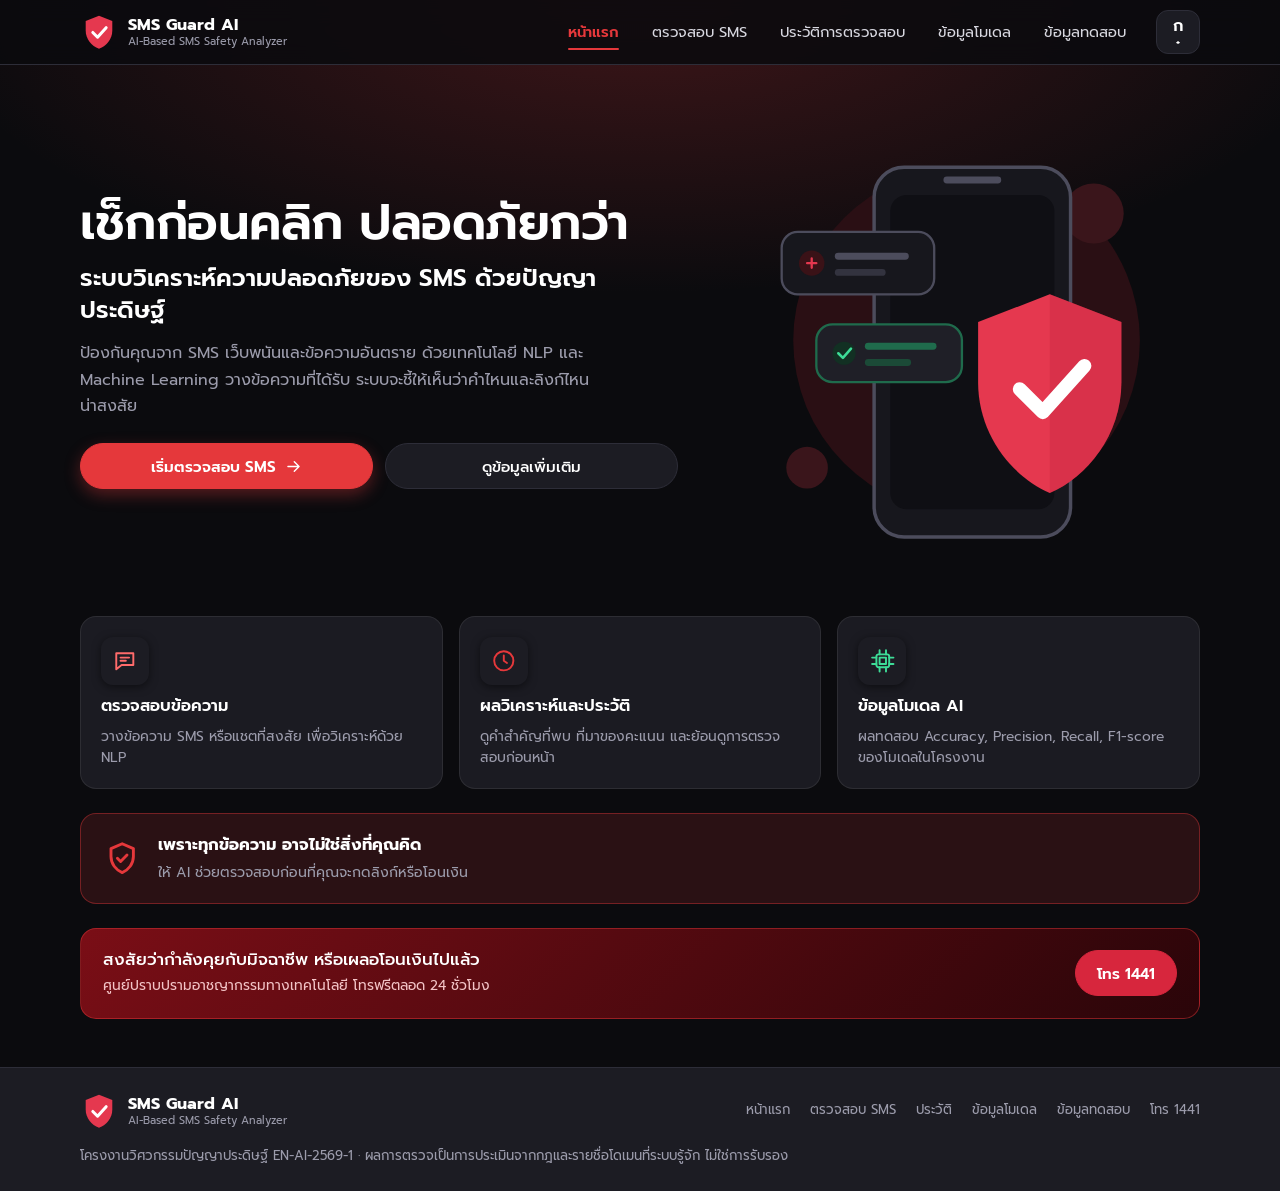
<file: index.html>
<!DOCTYPE html>
<html lang="th">
<head>
  <meta charset="UTF-8">
  <meta name="viewport" content="width=device-width, initial-scale=1.0, viewport-fit=cover">
  <meta name="theme-color" content="#0B0B0E">
  <title>SMS Guard AI — เช็กก่อนคลิก ปลอดภัยกว่า</title>
  <meta name="description" content="ระบบวิเคราะห์ความปลอดภัยของ SMS ด้วยปัญญาประดิษฐ์ วางข้อความ แล้วดูว่าอันตรายเพราะอะไร">
  <link rel="preconnect" href="https://fonts.googleapis.com">
  <link rel="preconnect" href="https://fonts.gstatic.com" crossorigin>
  <link href="https://fonts.googleapis.com/css2?family=Prompt:wght@300;400;500;600;700&display=swap" rel="stylesheet">
  <link rel="stylesheet" href="css/app.css">
</head>
<body>
  <main>
    <div class="wrap">
      <section class="hero" aria-labelledby="t">
        <div>
          <h1 id="t">เช็กก่อนคลิก ปลอดภัยกว่า</h1>
          <h2>ระบบวิเคราะห์ความปลอดภัยของ SMS ด้วยปัญญาประดิษฐ์</h2>
          <p class="lead">ป้องกันคุณจาก SMS เว็บพนันและข้อความอันตราย ด้วยเทคโนโลยี NLP และ Machine Learning วางข้อความที่ได้รับ ระบบจะชี้ให้เห็นว่าคำไหนและลิงก์ไหนน่าสงสัย</p>
          <div class="actions">
            <a class="btn btn-primary" href="check.html" id="startBtn">เริ่มตรวจสอบ SMS <svg class="ic" aria-hidden="true" viewBox="0 0 24 24"><path d="M5 12h14M13 6l6 6-6 6"/></svg></a>
            <a class="btn" href="#features">ดูข้อมูลเพิ่มเติม</a>
          </div>
        </div>
        <div class="hero-art" aria-hidden="true">
          <svg viewBox="0 0 360 380" fill="none">
            <circle cx="190" cy="190" r="150" fill="#2A0F14"/>
            <circle cx="300" cy="80" r="26" fill="#3A151B"/><circle cx="52" cy="300" r="18" fill="#3A151B"/>
            <rect x="110" y="40" width="170" height="320" rx="26" fill="#17171D" stroke="#4C4C5C" stroke-width="3"/>
            <rect x="124" y="64" width="142" height="272" rx="14" fill="#0F0F14"/>
            <rect x="170" y="48" width="50" height="6" rx="3" fill="#4C4C5C"/>
            <g>
              <rect x="30" y="96" width="132" height="54" rx="14" fill="#17171D" stroke="#4C4C5C" stroke-width="2"/>
              <circle cx="56" cy="123" r="11" fill="#3A1217"/><path d="M52 123h8M56 119v8" stroke="#E5384F" stroke-width="2" stroke-linecap="round"/>
              <rect x="76" y="114" width="64" height="6" rx="3" fill="#4C4C5C"/><rect x="76" y="128" width="44" height="6" rx="3" fill="#33333F"/>
            </g>
            <g>
              <rect x="60" y="176" width="126" height="50" rx="14" fill="#1F1F27" stroke="#1F6B4C" stroke-width="2"/>
              <circle cx="84" cy="201" r="10" fill="#123023"/><path d="M79 201l4 4 7-8" stroke="#3DDC97" stroke-width="2.2" stroke-linecap="round" stroke-linejoin="round"/>
              <rect x="102" y="192" width="62" height="6" rx="3" fill="#1F6B4C"/><rect x="102" y="206" width="40" height="6" rx="3" fill="#1B4A37"/>
            </g>
            <path d="M262 150l62 24v52c0 46-30 82-62 96-32-14-62-50-62-96v-52l62-24z" fill="#E5384F"/>
            <path d="M262 150l62 24v52c0 46-30 82-62 96z" fill="#C42440" opacity=".35"/>
            <path d="M236 232l20 20 36-40" stroke="#fff" stroke-width="12" stroke-linecap="round" stroke-linejoin="round"/>
          </svg>
        </div>
      </section>

      <section class="features" id="features" aria-label="ฟีเจอร์หลัก">
        <a class="feature f-blue" href="check.html">
          <span class="tile"><svg class="ic" aria-hidden="true" viewBox="0 0 24 24"><path d="M4 5h16v11H9l-5 4V5z"/><path d="M8 9h8M8 12h5"/></svg></span>
          <h3>ตรวจสอบข้อความ</h3>
          <p>วางข้อความ SMS หรือแชตที่สงสัย เพื่อวิเคราะห์ด้วย NLP</p>
        </a>
        <a class="feature f-rose" href="history.html">
          <span class="tile"><svg class="ic" aria-hidden="true" viewBox="0 0 24 24"><circle cx="12" cy="12" r="9"/><path d="M12 7v5l3 2"/></svg></span>
          <h3>ผลวิเคราะห์และประวัติ</h3>
          <p>ดูคำสำคัญที่พบ ที่มาของคะแนน และย้อนดูการตรวจสอบก่อนหน้า</p>
        </a>
        <a class="feature f-mint" href="model.html">
          <span class="tile"><svg class="ic" aria-hidden="true" viewBox="0 0 24 24"><rect x="6" y="6" width="12" height="12" rx="2"/><path d="M9 9h6v6H9zM9 2v4M15 2v4M9 18v4M15 18v4M2 9h4M2 15h4M18 9h4M18 15h4"/></svg></span>
          <h3>ข้อมูลโมเดล AI</h3>
          <p>ผลทดสอบ Accuracy, Precision, Recall, F1-score ของโมเดลในโครงงาน</p>
        </a>
      </section>

      <div class="banner">
        <svg class="ic" aria-hidden="true" viewBox="0 0 24 24"><path d="M12 3l7 3v5c0 4.5-3 8.3-7 10-4-1.7-7-5.5-7-10V6l7-3z"/><path d="M9 12l2 2 4-4"/></svg>
        <div><strong>เพราะทุกข้อความ อาจไม่ใช่สิ่งที่คุณคิด</strong><span>ให้ AI ช่วยตรวจสอบก่อนที่คุณจะกดลิงก์หรือโอนเงิน</span></div>
      </div>

      <section class="hotline">
        <div><strong>สงสัยว่ากำลังคุยกับมิจฉาชีพ หรือเผลอโอนเงินไปแล้ว</strong><span>ศูนย์ปราบปรามอาชญากรรมทางเทคโนโลยี โทรฟรีตลอด 24 ชั่วโมง</span></div>
        <a class="btn btn-call" href="tel:1441">โทร 1441</a>
      </section>
    </div>
  </main>

  <script src="js/shared.js"></script>
  <script>SG.mount('home');</script>
</body>
</html>
</file>
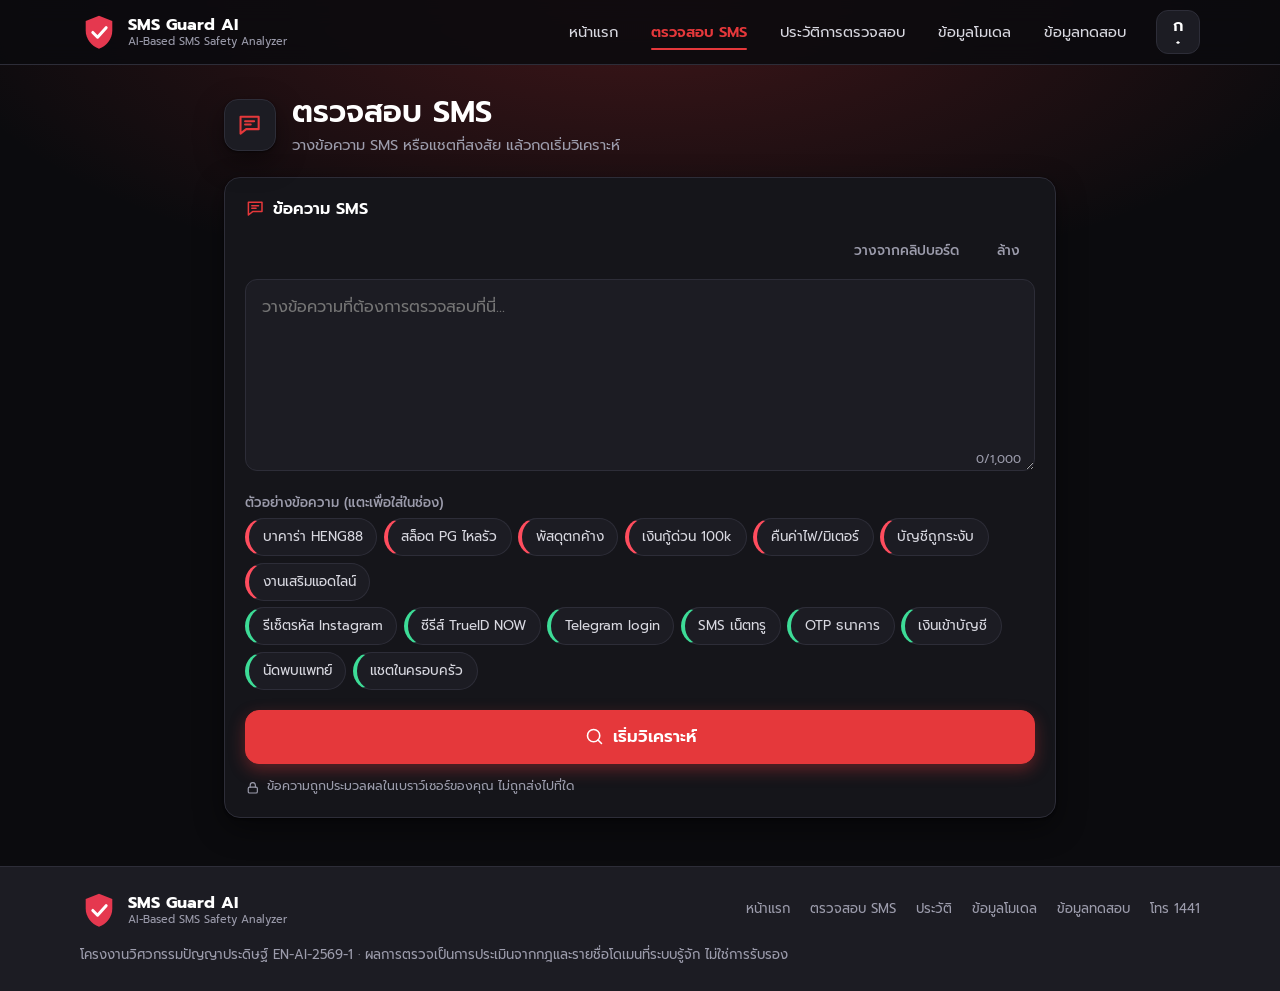
<file: check.html>
<!DOCTYPE html>
<html lang="th">
<head>
  <meta charset="UTF-8">
  <meta name="viewport" content="width=device-width, initial-scale=1.0, viewport-fit=cover">
  <meta name="theme-color" content="#0B0B0E">
  <title>ตรวจสอบ SMS — SMS Guard AI</title>
  <link rel="preconnect" href="https://fonts.googleapis.com">
  <link rel="preconnect" href="https://fonts.gstatic.com" crossorigin>
  <link href="https://fonts.googleapis.com/css2?family=Prompt:wght@300;400;500;600;700&display=swap" rel="stylesheet">
  <link rel="stylesheet" href="css/app.css">
</head>
<body>
  <main>
    <div class="wrap narrow">
      <div class="page-head">
        <span class="tile"><svg class="ic" aria-hidden="true" viewBox="0 0 24 24"><path d="M4 5h16v11H9l-5 4V5z"/><path d="M8 9h8M8 12h5"/></svg></span>
        <div><h1>ตรวจสอบ SMS</h1><p>วางข้อความ SMS หรือแชตที่สงสัย แล้วกดเริ่มวิเคราะห์</p></div>
      </div>

      <section class="card" aria-labelledby="hM">
        <h2 id="hM"><svg class="ic" aria-hidden="true" viewBox="0 0 24 24"><path d="M4 5h16v11H9l-5 4V5z"/><path d="M8 9h8M8 12h5"/></svg><label for="msg">ข้อความ SMS</label></h2>
        <div class="msg-tools">
          <button type="button" class="btn btn-sm btn-ghost" id="pasteBtn">วางจากคลิปบอร์ด</button>
          <button type="button" class="btn btn-sm btn-ghost" id="clearBtn">ล้าง</button>
        </div>
        <div class="field-wrap">
          <textarea id="msg" class="msg" maxlength="1000" placeholder="วางข้อความที่ต้องการตรวจสอบที่นี่..."></textarea>
          <span class="counter" id="counter">0/1,000</span>
        </div>
        <div class="examples">
          <h3>ตัวอย่างข้อความ (แตะเพื่อใส่ในช่อง)</h3>
          <div class="chips" aria-label="ตัวอย่างแบบมิจฉาชีพ">
            <button type="button" class="chip scam" data-s="heng">บาคาร่า HENG88</button>
            <button type="button" class="chip scam" data-s="slot">สล็อต PG ไหลรัว</button>
            <button type="button" class="chip scam" data-s="parcel">พัสดุตกค้าง</button>
            <button type="button" class="chip scam" data-s="loan">เงินกู้ด่วน 100k</button>
            <button type="button" class="chip scam" data-s="electric">คืนค่าไฟ/มิเตอร์</button>
            <button type="button" class="chip scam" data-s="bank">บัญชีถูกระงับ</button>
            <button type="button" class="chip scam" data-s="job">งานเสริมแอดไลน์</button>
          </div>
          <div class="chips" style="margin-top:.4rem" aria-label="ตัวอย่างแบบของจริง">
            <button type="button" class="chip real" data-s="instagram">รีเซ็ตรหัส Instagram</button>
            <button type="button" class="chip real" data-s="trueid">ซีรีส์ TrueID NOW</button>
            <button type="button" class="chip real" data-s="telegram">Telegram login</button>
            <button type="button" class="chip real" data-s="truenet">SMS เน็ตทรู</button>
            <button type="button" class="chip real" data-s="otp">OTP ธนาคาร</button>
            <button type="button" class="chip real" data-s="salary">เงินเข้าบัญชี</button>
            <button type="button" class="chip real" data-s="doctor">นัดพบแพทย์</button>
            <button type="button" class="chip real" data-s="chat">แชตในครอบครัว</button>
          </div>
        </div>
        <div class="go-row">
          <button type="button" class="btn btn-primary btn-block" id="go"><svg class="ic" aria-hidden="true" viewBox="0 0 24 24"><circle cx="11" cy="11" r="7"/><path d="M20 20l-4-4"/></svg>เริ่มวิเคราะห์</button>
        </div>
        <p class="hint" style="display:flex;gap:.4rem;align-items:flex-start;margin-top:.8rem"><svg class="ic" aria-hidden="true" viewBox="0 0 24 24" style="margin-top:.2rem"><rect x="5" y="11" width="14" height="9" rx="2"/><path d="M8 11V8a4 4 0 018 0v3"/></svg>ข้อความถูกประมวลผลในเบราว์เซอร์ของคุณ ไม่ถูกส่งไปที่ใด</p>
      </section>
    </div>
  </main>

  <script src="js/shared.js"></script>
  <script src="js/engine.js"></script>
  <script>
    SG.mount('check');
    const $ = id => document.getElementById(id);
    const msg = $('msg');

    function updateCounter() { $('counter').textContent = msg.value.length.toLocaleString('en-US') + '/1,000'; }
    msg.addEventListener('input', updateCounter);
    document.querySelectorAll('[data-s]').forEach(b => b.onclick = () => {
      msg.value = SG.samples[b.dataset.s]; updateCounter(); msg.focus();
    });
    $('clearBtn').onclick = () => { msg.value = ''; updateCounter(); msg.focus(); };
    $('pasteBtn').onclick = async () => {
      try { const t = await navigator.clipboard.readText(); if (t) { msg.value = t.slice(0, 1000); updateCounter(); return; } } catch (e) {}
      msg.focus(); SG.toast('เบราว์เซอร์ไม่อนุญาตให้อ่านคลิปบอร์ด กรุณากดค้างแล้ววางในช่อง');
    };

    $('go').onclick = () => {
      const text = msg.value.trim();
      if (!text) { msg.focus(); SG.toast('กรุณาวางข้อความก่อน'); return; }
      const btn = $('go'); btn.disabled = true; btn.textContent = 'กำลังวิเคราะห์...';
      const result = SG.analyze(text);               // ระบบกฎ (ทำงานในเบราว์เซอร์)
      SG.api.analyze(text).then(ml => {              // โมเดล ML (Python backend) ถ้าเซิร์ฟเวอร์พร้อม
        if (ml) result.ml = ml;
        const rec = SG.history.add(result, 'text');
        location.href = 'result.html?id=' + encodeURIComponent(rec.id);
      });
    };
  </script>
</body>
</html>
</file>
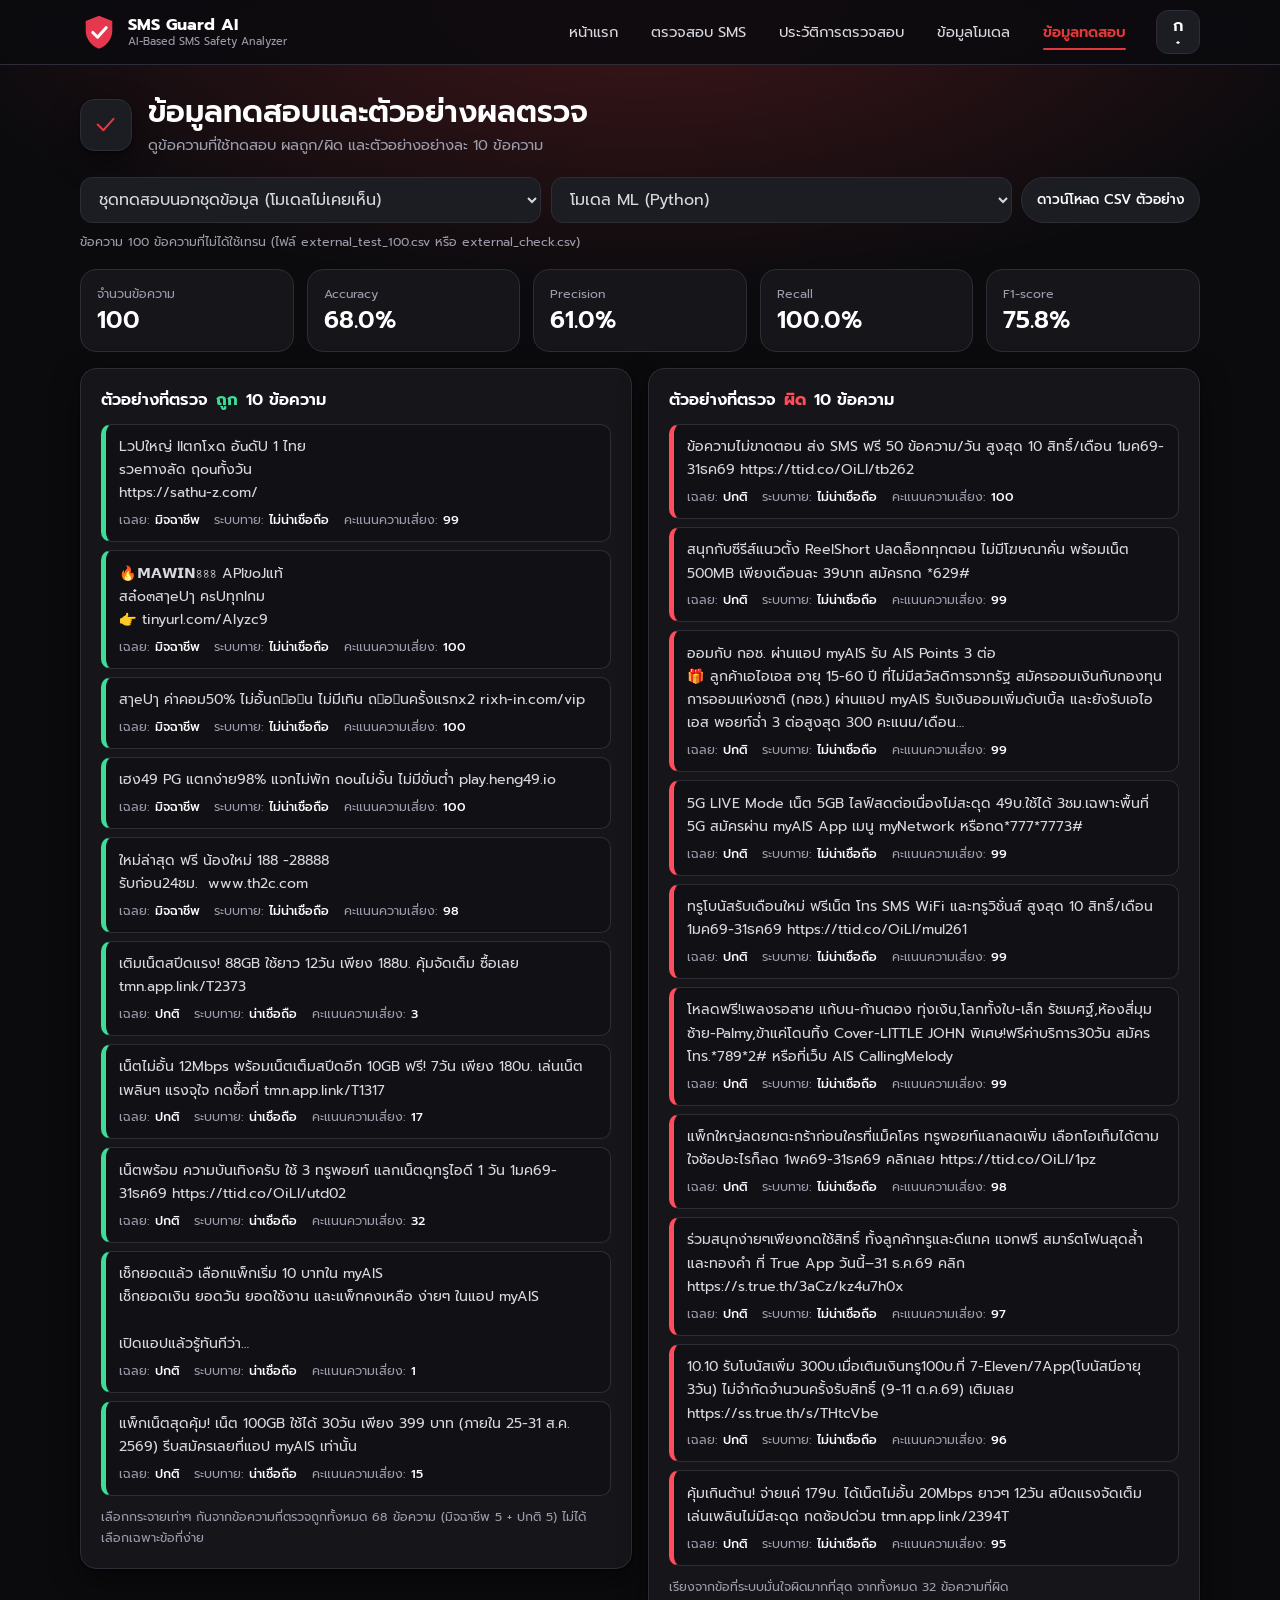
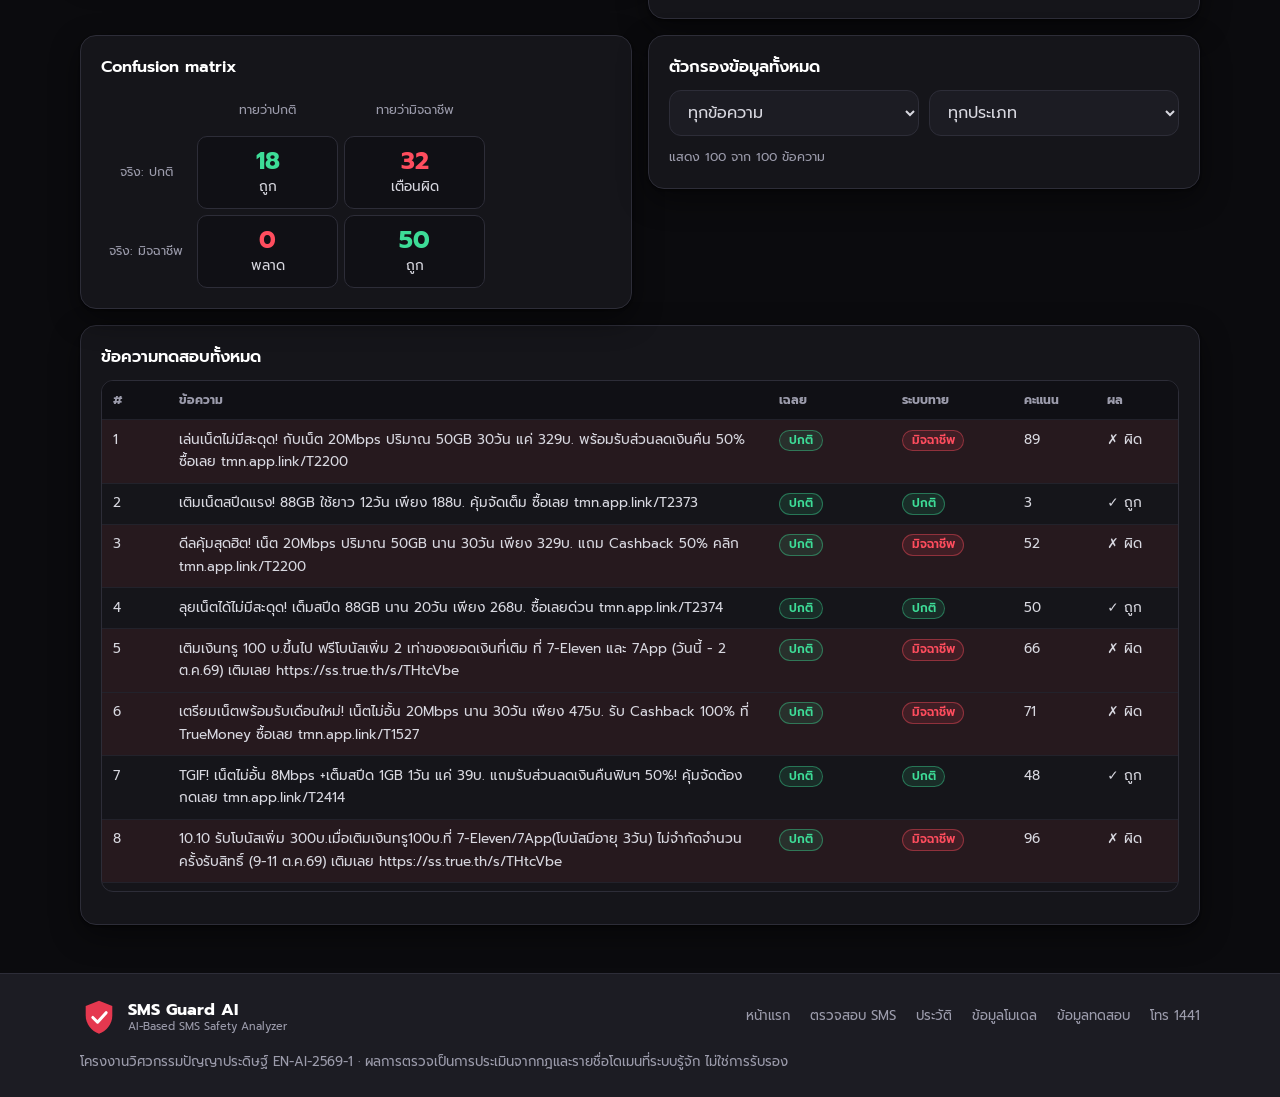
<file: examples.html>
<!DOCTYPE html>
<html lang="th">
<head>
  <meta charset="UTF-8">
  <meta name="viewport" content="width=device-width, initial-scale=1.0, viewport-fit=cover">
  <meta name="theme-color" content="#0B0B0E">
  <title>ข้อมูลทดสอบและตัวอย่างผลตรวจ — SMS Guard AI</title>
  <link rel="preconnect" href="https://fonts.googleapis.com">
  <link rel="preconnect" href="https://fonts.gstatic.com" crossorigin>
  <link href="https://fonts.googleapis.com/css2?family=Prompt:wght@300;400;500;600;700&display=swap" rel="stylesheet">
  <link rel="stylesheet" href="css/app.css">
  <style>
    .controls { display: grid; gap: .6rem; margin-bottom: 1rem; }
    @media (min-width: 720px) { .controls { grid-template-columns: 1fr 1fr auto; } }
    .stats { display: grid; gap: .8rem; grid-template-columns: repeat(2, 1fr); }
    @media (min-width: 900px) { .stats { grid-template-columns: repeat(5, 1fr); } }
    .stat { padding: .9rem 1rem; border-radius: var(--radius); background: var(--card); border: 1px solid var(--line); }
    .stat small { color: var(--muted); font-size: .78rem; display: block; }
    .stat b { font-size: 1.5rem; color: var(--ink); font-weight: 600; line-height: 1.3; }
    .two { display: grid; gap: 1rem; margin-top: 1rem; }
    @media (min-width: 900px) { .two { grid-template-columns: 1fr 1fr; align-items: start; } }
    .two > * { min-width: 0; }
    .ex { list-style: none; margin: 0; padding: 0; display: grid; gap: .5rem; counter-reset: ex; }
    .ex li { counter-increment: ex; padding: .65rem .8rem; border-radius: 10px; background: var(--surface2); border: 1px solid var(--line); border-left: 5px solid var(--safe); font-size: .88rem; }
    .ex.bad li { border-left-color: var(--danger); }
    .ex .t { white-space: pre-wrap; overflow-wrap: anywhere; display: -webkit-box; -webkit-line-clamp: 4; -webkit-box-orient: vertical; overflow: hidden; }
    .ex .m { margin-top: .35rem; display: flex; flex-wrap: wrap; gap: .3rem .9rem; font-size: .78rem; color: var(--muted); }
    .ex .m b { color: var(--ink); font-weight: 500; }
    .cm { display: grid; grid-template-columns: auto 1fr 1fr; gap: .4rem; font-size: .85rem; max-width: 24rem; }
    .cm div { padding: .6rem .5rem; border-radius: 10px; text-align: center; background: var(--surface2); border: 1px solid var(--line); }
    .cm .h { background: transparent; border: 0; color: var(--muted); font-size: .78rem; display: grid; place-items: center; }
    .cm .ok b { color: var(--safe); } .cm .bad b { color: var(--danger); } .cm b { display: block; font-size: 1.5rem; color: var(--ink); line-height: 1.2; }
    table.data { width: 100%; border-collapse: collapse; font-size: .85rem; min-width: 38rem; }
    table.data th, table.data td { padding: .55rem .7rem; text-align: left; border-bottom: 1px solid var(--line-soft); vertical-align: top; }
    table.data th { font-size: .76rem; color: var(--muted); background: var(--surface2); position: sticky; top: 0; }
    table.data td.msg { max-width: 26rem; overflow-wrap: anywhere; white-space: pre-wrap; }
    table.data tr.wrong td { background: rgba(255, 77, 94, .07); }
    .pillx { display: inline-block; padding: 0 .55rem; border-radius: 999px; font-size: .74rem; font-weight: 600; border: 1px solid var(--line); }
    .pillx.s { color: var(--danger); background: var(--danger-bg); border-color: var(--danger-line); } .pillx.h { color: var(--safe); background: var(--safe-bg); border-color: var(--safe-line); }
    .tw { max-height: 32rem; overflow: auto; border: 1px solid var(--line); border-radius: 12px; }
  </style>
</head>
<body>
  <main>
    <div class="wrap">
      <div class="page-head">
        <span class="tile"><svg class="ic" aria-hidden="true" viewBox="0 0 24 24"><path d="M5 12l5 5 9-10"/></svg></span>
        <div><h1>ข้อมูลทดสอบและตัวอย่างผลตรวจ</h1><p>ดูข้อความที่ใช้ทดสอบ ผลถูก/ผิด และตัวอย่างอย่างละ 10 ข้อความ</p></div>
      </div>

      <div class="controls">
        <select class="input" id="src" aria-label="ชุดข้อมูลที่ใช้ดู">
          <option value="ext">ชุดทดสอบนอกชุดข้อมูล (โมเดลไม่เคยเห็น)</option>
          <option value="cv">ชุดข้อมูลหลัก (คำทายแบบ cross-validation)</option>
        </select>
        <select class="input" id="sys" aria-label="ระบบที่ใช้ตัดสิน">
          <option value="ml">โมเดล ML (Python)</option>
          <option value="rules">ระบบกฎ (Rule-based)</option>
        </select>
        <button class="btn btn-sm" id="dl" type="button">ดาวน์โหลด CSV ตัวอย่าง</button>
      </div>
      <p class="hint" id="srcNote" style="margin:-.4rem 0 1rem"></p>

      <div class="stats" id="stats"></div>

      <div class="two">
        <section class="card" aria-labelledby="hG"><h2 id="hG">ตัวอย่างที่ตรวจ<b style="color:var(--safe)">ถูก</b> 10 ข้อความ</h2><ul class="ex" id="good"></ul><p class="hint" id="goodNote"></p></section>
        <section class="card" aria-labelledby="hB"><h2 id="hB">ตัวอย่างที่ตรวจ<b style="color:var(--danger)">ผิด</b> 10 ข้อความ</h2><ul class="ex bad" id="bad"></ul><p class="hint" id="badNote"></p></section>
      </div>

      <div class="two">
        <section class="card" aria-labelledby="hC"><h2 id="hC">Confusion matrix</h2><div class="cm" id="cm"></div></section>
        <section class="card" aria-labelledby="hF"><h2 id="hF">ตัวกรองข้อมูลทั้งหมด</h2>
          <div class="controls" style="grid-template-columns:1fr 1fr;margin:0"><select class="input" id="fRes"><option value="">ทุกข้อความ</option><option value="ok">ตรวจถูก</option><option value="bad">ตรวจผิด</option></select>
          <select class="input" id="fLab"><option value="">ทุกประเภท</option><option value="1">เฉลย: มิจฉาชีพ</option><option value="0">เฉลย: ปกติ</option></select></div>
          <p class="hint" id="fCount"></p>
        </section>
      </div>

      <section class="card section-gap" aria-labelledby="hT">
        <h2 id="hT">ข้อความทดสอบทั้งหมด</h2>
        <div class="tw"><table class="data"><thead><tr><th>#</th><th>ข้อความ</th><th>เฉลย</th><th>ระบบทาย</th><th>คะแนน</th><th>ผล</th></tr></thead><tbody id="rows"></tbody></table></div>
        <p class="hint" id="more"></p>
      </section>
    </div>
  </main>

  <script src="js/shared.js"></script>
  <script src="js/engine.js"></script>
  <script>
    SG.mount('examples');
    const $ = id => document.getElementById(id), esc = SG.escapeHtml;
    const LAB = v => v ? '<span class="pillx s">มิจฉาชีพ</span>' : '<span class="pillx h">ปกติ</span>';
    const pct = v => (v * 100).toFixed(1) + '%';
    let DATA = {}, ROWS = [], CUR = [];

    function parseCSV(t) {
      t = t.replace(/^﻿/, ''); const rows = []; let row = [], f = '', q = false;
      for (let i = 0; i < t.length; i++) { const c = t[i];
        if (q) { if (c === '"') { if (t[i + 1] === '"') { f += '"'; i++; } else q = false; } else f += c; }
        else if (c === '"') q = true; else if (c === ',') { row.push(f); f = ''; }
        else if (c === '\n' || c === '\r') { if (c === '\r' && t[i + 1] === '\n') i++; row.push(f); rows.push(row); row = []; f = ''; } else f += c; }
      if (f || row.length) { row.push(f); rows.push(row); } return rows.filter(r => r.length > 1);
    }

    async function load() {
      try { const j = await (await fetch('model/external_predictions.json')).json(); DATA.ext = j.items.map(i => ({ text: i.text, label: i.label, ml: i.scam_probability })); } catch (e) { DATA.ext = []; }
      try { const r = parseCSV(await (await fetch('model/predictions_cv.csv')).text()).slice(1); DATA.cv = r.map(x => ({ text: x[0], label: +x[1], ml: +x[3] })); } catch (e) { DATA.cv = []; }
      // ระบบกฎคำนวณในเบราว์เซอร์ (engine.js) ใช้ข้อความเดียวกัน
      for (const k of ['ext', 'cv']) DATA[k].forEach(d => { d.rules = SG.analyze(d.text).percent / 100; });
      draw();
    }

    function metrics(rows) {
      let tp = 0, tn = 0, fp = 0, fn = 0;
      rows.forEach(r => { if (r.label && r.pred) tp++; else if (!r.label && !r.pred) tn++; else if (!r.label && r.pred) fp++; else fn++; });
      const n = rows.length, acc = n ? (tp + tn) / n : 0, p = tp + fp ? tp / (tp + fp) : 0, rc = tp + fn ? tp / (tp + fn) : 0;
      return { n, tp, tn, fp, fn, acc, p, rc, f1: p + rc ? 2 * p * rc / (p + rc) : 0 };
    }
    const pick = (arr, k) => { if (arr.length <= k) return arr; const out = []; for (let i = 0; i < k; i++) out.push(arr[Math.floor(i * arr.length / k)]); return out; };

    function li(r, good) {
      const score = Math.round(r.score * 100);
      return `<li><div class="t">${esc(r.text)}</div><div class="m"><span>เฉลย: <b>${r.label ? 'มิจฉาชีพ' : 'ปกติ'}</b></span><span>ระบบทาย: <b>${r.pred ? 'ไม่น่าเชื่อถือ' : 'น่าเชื่อถือ'}</b></span><span>คะแนนความเสี่ยง: <b>${score}</b></span></div></li>`;
    }

    function draw() {
      const src = $('src').value, sys = $('sys').value, list = DATA[src] || [];
      $('srcNote').textContent = src === 'ext'
        ? `ข้อความ ${list.length} ข้อความที่ไม่ได้ใช้เทรน (ไฟล์ external_test_100.csv หรือ external_check.csv) ${list.length < 100 ? '— ตอนนี้ยังไม่ครบ 100 ข้อความ' : ''}`
        : `ข้อความ ${list.length} ข้อความที่ไม่ซ้ำกัน แต่ละข้อความถูกทายโดยโมเดลที่ไม่เคยเห็นข้อความนั้น (out-of-fold, 4-fold)`;
      ROWS = list.map((d, i) => { const s = sys === 'ml' ? d.ml : d.rules; const pred = s >= .5 ? 1 : 0; return { n: i + 1, text: d.text, label: d.label, score: s, pred, ok: pred === d.label }; });

      const m = metrics(ROWS);
      $('stats').innerHTML = [['จำนวนข้อความ', m.n], ['Accuracy', pct(m.acc)], ['Precision', pct(m.p)], ['Recall', pct(m.rc)], ['F1-score', pct(m.f1)]].map(x => `<div class="stat"><small>${x[0]}</small><b>${x[1]}</b></div>`).join('');
      $('cm').innerHTML = `<div class="h"></div><div class="h">ทายว่าปกติ</div><div class="h">ทายว่ามิจฉาชีพ</div>
        <div class="h">จริง: ปกติ</div><div class="ok"><b>${m.tn}</b>ถูก</div><div class="bad"><b>${m.fp}</b>เตือนผิด</div>
        <div class="h">จริง: มิจฉาชีพ</div><div class="bad"><b>${m.fn}</b>พลาด</div><div class="ok"><b>${m.tp}</b>ถูก</div>`;

      // ตัวอย่างถูก: เลือกกระจายเท่าๆ กัน (ไม่เลือกเฉพาะข้อที่ง่าย) แบ่งมิจฉาชีพ/ปกติอย่างละครึ่ง  ตัวอย่างผิด: เรียงจากที่ทายมั่นใจผิดมากที่สุด
      const good = ROWS.filter(r => r.ok), bad = ROWS.filter(r => !r.ok);
      const g = [...pick(good.filter(r => r.label), 5), ...pick(good.filter(r => !r.label), 5)];
      const gFill = g.length < 10 ? [...g, ...pick(good.filter(r => !g.includes(r)), 10 - g.length)] : g;
      const b = bad.slice().sort((x, y) => Math.abs(y.score - .5) - Math.abs(x.score - .5)).slice(0, 10);
      CUR = { good: gFill, bad: b };
      $('good').innerHTML = gFill.map(r => li(r, true)).join('') || '<li style="border-left-color:var(--line)">ไม่มีข้อมูล</li>';
      $('bad').innerHTML = b.map(r => li(r, false)).join('') || '<li style="border-left-color:var(--line)">ไม่มีข้อความที่ตรวจผิด</li>';
      $('goodNote').textContent = `เลือกกระจายเท่าๆ กันจากข้อความที่ตรวจถูกทั้งหมด ${good.length} ข้อความ (มิจฉาชีพ 5 + ปกติ 5) ไม่ได้เลือกเฉพาะข้อที่ง่าย`;
      $('badNote').textContent = bad.length < 10 ? `มีข้อความที่ตรวจผิดทั้งหมดเพียง ${bad.length} ข้อความ (ไม่ถึง 10) ถ้าต้องการให้ครบ 10 ให้เพิ่มชุดทดสอบนอกชุดข้อมูล` : `เรียงจากข้อที่ระบบมั่นใจผิดมากที่สุด จากทั้งหมด ${bad.length} ข้อความที่ผิด`;
      drawRows();
    }

    function drawRows() {
      const fr = $('fRes').value, fl = $('fLab').value;
      const rows = ROWS.filter(r => (!fr || (fr === 'ok' ? r.ok : !r.ok)) && (!fl || String(r.label) === fl));
      $('fCount').textContent = `แสดง ${Math.min(rows.length, 200)} จาก ${rows.length} ข้อความ`;
      $('rows').innerHTML = rows.slice(0, 200).map(r => `<tr class="${r.ok ? '' : 'wrong'}"><td>${r.n}</td><td class="msg">${esc(r.text)}</td><td>${LAB(r.label)}</td><td>${LAB(r.pred)}</td><td>${Math.round(r.score * 100)}</td><td>${r.ok ? '✓ ถูก' : '✗ ผิด'}</td></tr>`).join('');
      $('more').textContent = rows.length > 200 ? 'แสดงเพียง 200 แถวแรก ใช้ตัวกรองเพื่อดูส่วนที่เหลือ' : '';
    }

    $('dl').onclick = () => {
      const q = s => '"' + String(s).replace(/"/g, '""').replace(/\r?\n/g, ' ') + '"';
      const lines = ['กลุ่ม,ข้อความ,เฉลย,ระบบทาย,คะแนน'];
      CUR.good.forEach(r => lines.push(['ถูก', q(r.text), r.label ? 'มิจฉาชีพ' : 'ปกติ', r.pred ? 'มิจฉาชีพ' : 'ปกติ', Math.round(r.score * 100)].join(',')));
      CUR.bad.forEach(r => lines.push(['ผิด', q(r.text), r.label ? 'มิจฉาชีพ' : 'ปกติ', r.pred ? 'มิจฉาชีพ' : 'ปกติ', Math.round(r.score * 100)].join(',')));
      const a = document.createElement('a'); a.href = URL.createObjectURL(new Blob(['﻿' + lines.join('\n')], { type: 'text/csv;charset=utf-8' }));
      a.download = `examples_${$('src').value}_${$('sys').value}.csv`; a.click();
    };
    ['src', 'sys'].forEach(id => $(id).addEventListener('change', draw));
    ['fRes', 'fLab'].forEach(id => $(id).addEventListener('change', drawRows));
    load();
  </script>
</body>
</html>
</file>
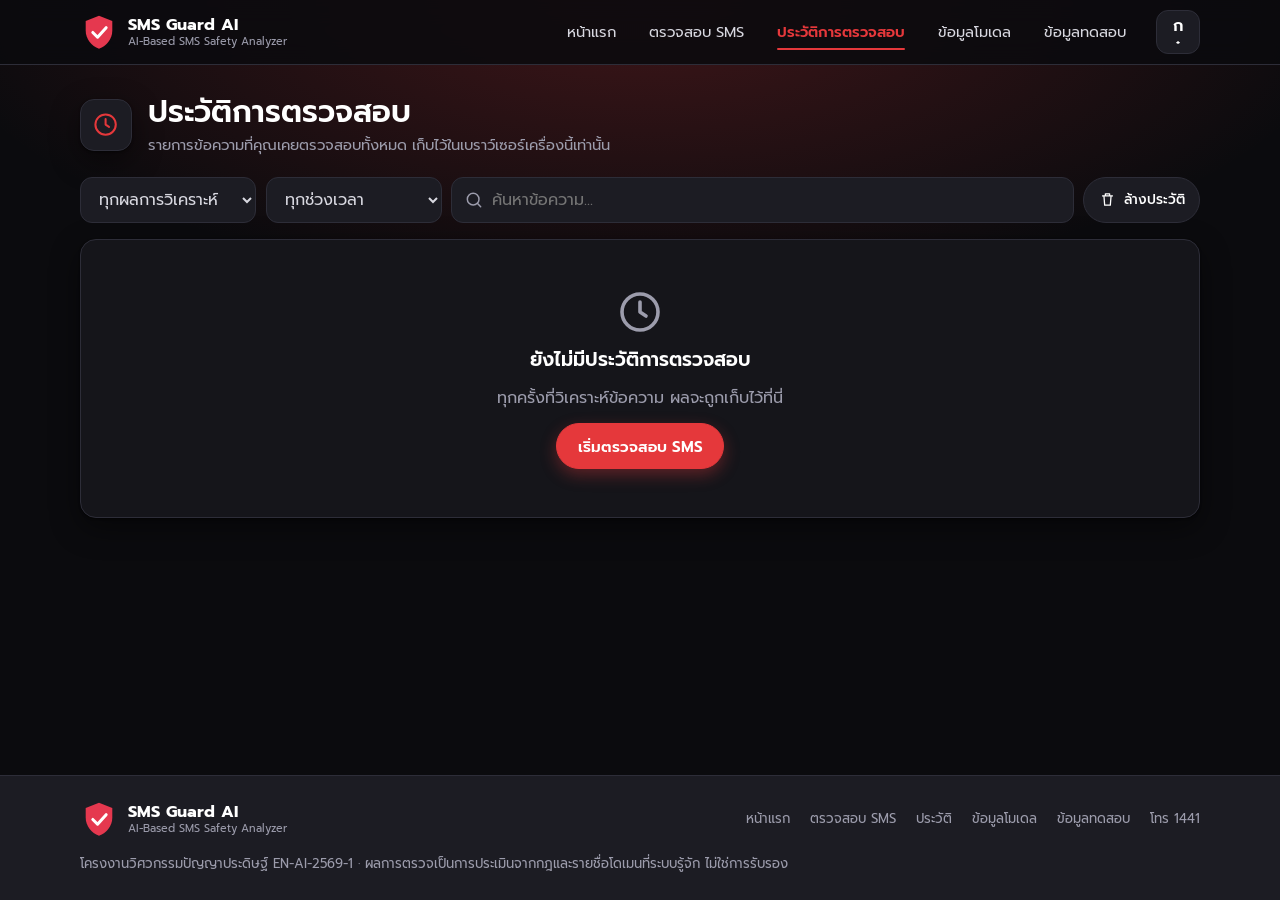
<file: history.html>
<!DOCTYPE html>
<html lang="th">
<head>
  <meta charset="UTF-8">
  <meta name="viewport" content="width=device-width, initial-scale=1.0, viewport-fit=cover">
  <meta name="theme-color" content="#0B0B0E">
  <title>ประวัติการตรวจสอบ — SMS Guard AI</title>
  <link rel="preconnect" href="https://fonts.googleapis.com">
  <link rel="preconnect" href="https://fonts.gstatic.com" crossorigin>
  <link href="https://fonts.googleapis.com/css2?family=Prompt:wght@300;400;500;600;700&display=swap" rel="stylesheet">
  <link rel="stylesheet" href="css/app.css">
</head>
<body>
  <main>
    <div class="wrap">
      <div class="page-head">
        <span class="tile"><svg class="ic" aria-hidden="true" viewBox="0 0 24 24"><circle cx="12" cy="12" r="9"/><path d="M12 7v5l3 2"/></svg></span>
        <div><h1>ประวัติการตรวจสอบ</h1><p>รายการข้อความที่คุณเคยตรวจสอบทั้งหมด เก็บไว้ในเบราว์เซอร์เครื่องนี้เท่านั้น</p></div>
      </div>

      <div class="filters" role="search">
        <select class="input" id="fLevel" aria-label="กรองตามผลการวิเคราะห์">
          <option value="">ทุกผลการวิเคราะห์</option>
          <option value="danger">ไม่น่าเชื่อถือ</option>
          <option value="safe">น่าเชื่อถือ</option>
        </select>
        <select class="input" id="fDate" aria-label="กรองตามช่วงเวลา">
          <option value="0">ทุกช่วงเวลา</option>
          <option value="1">วันนี้</option>
          <option value="7">7 วันที่ผ่านมา</option>
          <option value="30">30 วันที่ผ่านมา</option>
        </select>
        <div class="search"><svg class="ic" aria-hidden="true" viewBox="0 0 24 24"><circle cx="11" cy="11" r="7"/><path d="M20 20l-4-4"/></svg><input class="input" id="fQ" type="search" placeholder="ค้นหาข้อความ..." aria-label="ค้นหาข้อความ"></div>
        <button type="button" class="btn btn-sm" id="clearAll"><svg class="ic" aria-hidden="true" viewBox="0 0 24 24"><path d="M5 7h14M9 7V4h6v3M7 7l1 13h8l1-13"/></svg>ล้างประวัติ</button>
      </div>

      <p class="count-note" id="count"></p>
      <div id="listWrap"></div>
    </div>
  </main>

  <script src="js/shared.js"></script>
  <script>
    SG.mount('history');
    const esc = SG.escapeHtml, ic = SG.icon, PER = 10;
    let page = 1;
    const $ = id => document.getElementById(id);

    function filtered() {
      const lv = $('fLevel').value, days = +$('fDate').value, q = $('fQ').value.trim().toLowerCase();
      const startOfToday = new Date(); startOfToday.setHours(0, 0, 0, 0);
      const since = days === 0 ? 0 : days === 1 ? startOfToday.getTime() : Date.now() - days * 86400000;
      return SG.history.all().filter(r =>
        (!lv || SG.normLevel(r) === lv) && r.ts >= since && (!q || r.text.toLowerCase().includes(q) || (r.category || '').toLowerCase().includes(q)));
    }

    function draw() {
      const all = SG.history.all(), list = filtered();
      const pages = Math.max(1, Math.ceil(list.length / PER));
      page = Math.min(page, pages);
      const rows = list.slice((page - 1) * PER, page * PER);
      $('count').textContent = all.length ? `แสดง ${list.length.toLocaleString('th-TH')} จาก ${all.length.toLocaleString('th-TH')} รายการ` : '';

      if (!all.length) {
        $('listWrap').innerHTML = `<div class="card empty">${ic('clock')}<h2 style="font-size:1.2rem;justify-content:center;margin:0">ยังไม่มีประวัติการตรวจสอบ</h2><p style="color:var(--muted)">ทุกครั้งที่วิเคราะห์ข้อความ ผลจะถูกเก็บไว้ที่นี่</p><a class="btn btn-primary" href="check.html">เริ่มตรวจสอบ SMS</a></div>`;
        return;
      }
      if (!list.length) {
        $('listWrap').innerHTML = `<div class="card empty">${ic('search')}<p>ไม่พบรายการที่ตรงกับตัวกรอง ลองเปลี่ยนคำค้นหาหรือช่วงเวลา</p></div>`;
        return;
      }
      $('listWrap').innerHTML = `
        <div class="table-wrap">
          <table class="hist">
            <thead><tr><th>วัน-เวลา</th><th>ข้อความ (ย่อ)</th><th>ประเภท</th><th>ความเสี่ยง</th><th>ผลการวิเคราะห์</th><th><span class="sr-only">เปิดดู</span></th></tr></thead>
            <tbody>${rows.map(r => `
              <tr class="row" data-level="${SG.normLevel(r)}" data-id="${r.id}" tabindex="0" role="link" aria-label="เปิดผลวิเคราะห์ ${esc(r.text.slice(0, 40))}">
                <td class="c-time">${esc(SG.fmtDate(r.ts))}</td>
                <td class="c-text"><div class="cell-text">${esc(r.text.replace(/\s+/g, ' '))}</div></td>
                <td class="c-cat"><span class="dot"></span>${esc(r.category)}</td>
                <td class="c-pct"><span class="pct">${r.percent}%</span></td>
                <td class="c-res"><span class="pill">${SG.levelText[SG.normLevel(r)]}</span></td>
                <td class="c-go">${ic('chevron-right')}</td>
              </tr>`).join('')}
            </tbody>
          </table>
          ${pages > 1 ? `<div class="pager" aria-label="เปลี่ยนหน้า">
            <button type="button" data-p="${page - 1}" ${page === 1 ? 'disabled' : ''} aria-label="หน้าก่อนหน้า">${ic('chevron-left')}</button>
            ${Array.from({ length: pages }, (_, i) => i + 1).map(p => `<button type="button" data-p="${p}" ${p === page ? 'aria-current="page"' : ''}>${p}</button>`).join('')}
            <button type="button" data-p="${page + 1}" ${page === pages ? 'disabled' : ''} aria-label="หน้าถัดไป">${ic('chevron-right')}</button>
          </div>` : ''}
        </div>`;
    }

    $('listWrap').addEventListener('click', e => {
      const b = e.target.closest('[data-p]'); if (b && !b.disabled) { page = +b.dataset.p; draw(); return; }
      const tr = e.target.closest('tr.row'); if (tr) location.href = 'result.html?id=' + encodeURIComponent(tr.dataset.id);
    });
    $('listWrap').addEventListener('keydown', e => {
      if ((e.key === 'Enter' || e.key === ' ') && e.target.matches('tr.row')) { e.preventDefault(); location.href = 'result.html?id=' + encodeURIComponent(e.target.dataset.id); }
    });
    ['fLevel', 'fDate'].forEach(id => $(id).addEventListener('change', () => { page = 1; draw(); }));
    $('fQ').addEventListener('input', () => { page = 1; draw(); });
    $('clearAll').addEventListener('click', () => {
      if (!SG.history.all().length) return;
      if (confirm('ล้างประวัติการตรวจสอบทั้งหมดในเครื่องนี้? การกระทำนี้ย้อนกลับไม่ได้')) { SG.history.clear(); page = 1; draw(); }
    });
    draw();
  </script>
</body>
</html>
</file>
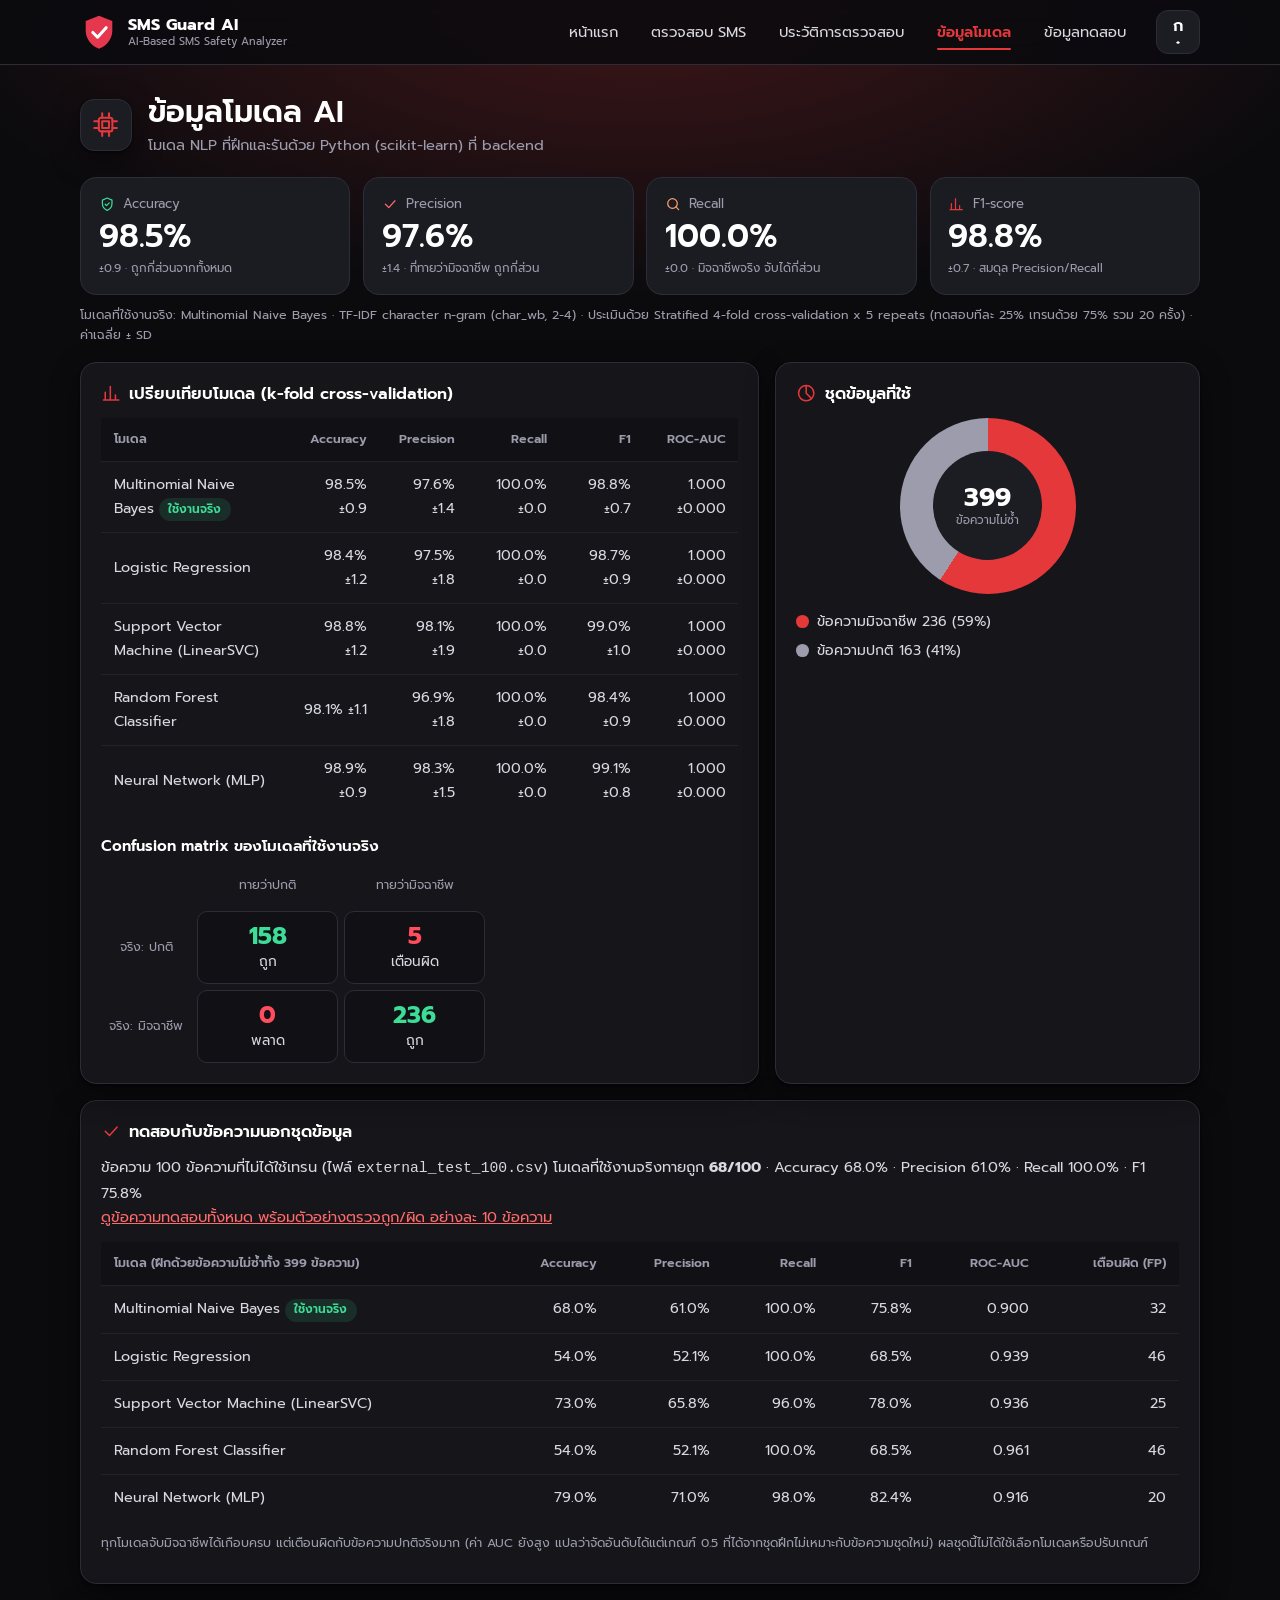
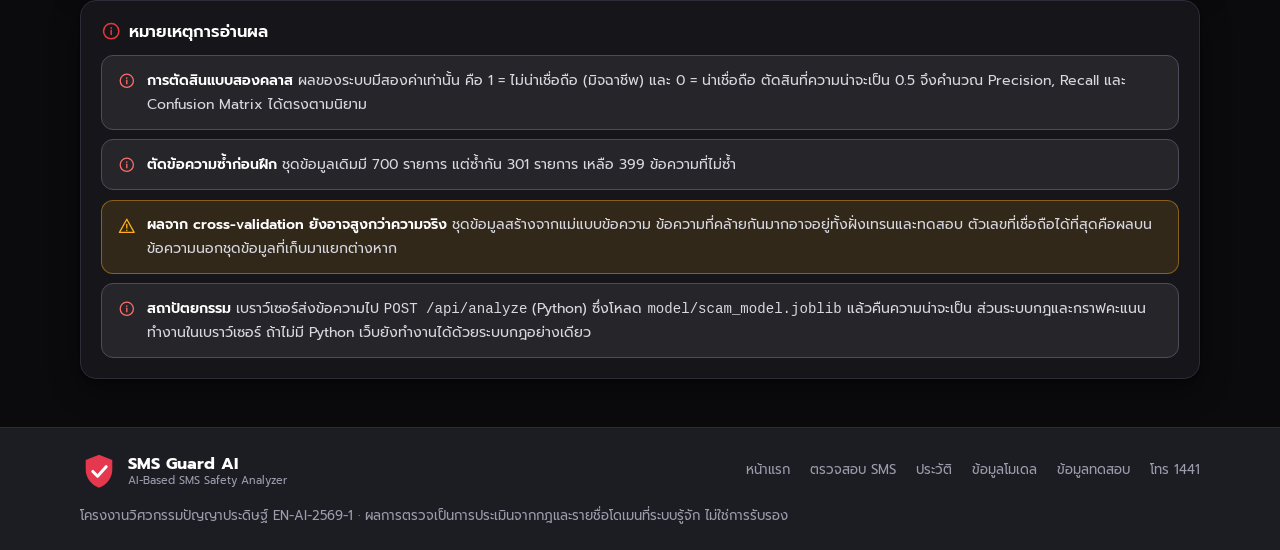
<file: model.html>
<!DOCTYPE html>
<html lang="th">
<head>
  <meta charset="UTF-8">
  <meta name="viewport" content="width=device-width, initial-scale=1.0, viewport-fit=cover">
  <meta name="theme-color" content="#0B0B0E">
  <title>ข้อมูลโมเดล AI — SMS Guard AI</title>
  <link rel="preconnect" href="https://fonts.googleapis.com">
  <link rel="preconnect" href="https://fonts.gstatic.com" crossorigin>
  <link href="https://fonts.googleapis.com/css2?family=Prompt:wght@300;400;500;600;700&display=swap" rel="stylesheet">
  <link rel="stylesheet" href="css/app.css">
  <style>
    .cm { display: grid; grid-template-columns: auto 1fr 1fr; gap: .4rem; align-items: stretch; font-size: .85rem; max-width: 24rem; }
    .cm div { padding: .6rem .5rem; border-radius: 10px; text-align: center; background: var(--surface2); border: 1px solid var(--line); }
    .cm .h { background: transparent; border: 0; color: var(--muted); font-size: .78rem; display: grid; place-items: center; }
    .cm .ok b { color: var(--safe); } .cm .bad b { color: var(--danger); }
    .cm b { display: block; font-size: 1.5rem; color: var(--ink); line-height: 1.2; }
    .ext { list-style: none; margin: .6rem 0 0; padding: 0; display: grid; gap: .35rem; font-size: .88rem; }
    .ext li { display: flex; justify-content: space-between; gap: 1rem; padding: .45rem .75rem; border-radius: 10px; background: var(--surface2); border: 1px solid var(--line); border-left: 4px solid var(--safe); }
    .ext li.wrong { border-left-color: var(--danger); } .ext li.wrong b { color: var(--danger); }
  </style>
</head>
<body>
  <main>
    <div class="wrap">
      <div class="page-head">
        <span class="tile"><svg class="ic" aria-hidden="true" viewBox="0 0 24 24"><rect x="6" y="6" width="12" height="12" rx="2"/><path d="M9 9h6v6H9zM9 2v4M15 2v4M9 18v4M15 18v4M2 9h4M2 15h4M18 9h4M18 15h4"/></svg></span>
        <div><h1>ข้อมูลโมเดล AI</h1><p>โมเดล NLP ที่ฝึกและรันด้วย Python (scikit-learn) ที่ backend</p></div>
      </div>

      <div class="kpis" id="kpis" aria-label="ผลทดสอบของโมเดลที่ใช้งานจริง"></div>
      <p class="hint" id="kpiNote" style="margin-top:.6rem"></p>

      <div class="model-grid">
        <section class="card" aria-labelledby="hC">
          <h2 id="hC"><svg class="ic" aria-hidden="true" viewBox="0 0 24 24"><path d="M5 20V11M11 20V4M17 20v-6M3 20h18"/></svg>เปรียบเทียบโมเดล (k-fold)</h2>
          <div class="scroll-x"><table class="models" id="tbl"><thead></thead><tbody></tbody></table></div>
          <h3 class="t" style="margin:1.25rem 0 .6rem;font-size:.95rem">Confusion matrix ของโมเดลที่ใช้งานจริง</h3>
          <div class="cm" id="cm"></div>
        </section>
        <section class="card" aria-labelledby="hD">
          <h2 id="hD"><svg class="ic" aria-hidden="true" viewBox="0 0 24 24"><circle cx="12" cy="12" r="9"/><path d="M12 3v9l6 6"/></svg>ชุดข้อมูลที่ใช้</h2>
          <div class="donut-wrap">
            <div class="donut" id="donut"><div><span><b id="dTotal">–</b><small>ข้อความไม่ซ้ำ</small></span></div></div>
            <div class="donut-legend" id="legend"></div>
          </div>
        </section>
      </div>

      <section class="card section-gap" aria-labelledby="hE">
        <h2 id="hE"><svg class="ic" aria-hidden="true" viewBox="0 0 24 24"><path d="M5 12l5 5 9-10"/></svg>ทดสอบกับข้อความนอกชุดข้อมูล</h2>
        <p id="extSummary" style="font-size:.92rem"></p>
        <div class="scroll-x" style="margin-top:.8rem"><table class="models" id="extTbl"><thead></thead><tbody></tbody></table></div>
        <p class="hint" id="extNote"></p>
        <ul class="ext" id="extList"></ul>
      </section>

      <section class="card section-gap" aria-labelledby="hN">
        <h2 id="hN"><svg class="ic" aria-hidden="true" viewBox="0 0 24 24"><circle cx="12" cy="12" r="9"/><path d="M12 11v5M12 8v.5"/></svg>หมายเหตุการอ่านผล</h2>
        <div class="notes" id="notes"></div>
      </section>
    </div>
  </main>

  <script src="js/shared.js"></script>
  <script>
    SG.mount('model');
    const $ = id => document.getElementById(id), esc = SG.escapeHtml, ic = SG.icon;
    const pct = v => (v * 100).toFixed(1) + '%';
    const ms = (v, sd) => pct(v) + ' ±' + (sd * 100).toFixed(1);

    fetch('model/metrics.json').then(r => { if (!r.ok) throw 0; return r.json(); }).then(m => {
      const d = m.dataset, ev = m.evaluation, best = m.models.find(x => x.name === m.deployed) || m.models[0];
      const k = [
        ['Accuracy', best.accuracy, best.accuracy_std, 'shield-check', 'f-mint', 'ถูกกี่ส่วนจากทั้งหมด'],
        ['Precision', best.precision, best.precision_std, 'check', 'f-blue', 'ที่ทายว่ามิจฉาชีพ ถูกกี่ส่วน'],
        ['Recall', best.recall, best.recall_std, 'search', 'f-sky', 'มิจฉาชีพจริง จับได้กี่ส่วน'],
        ['F1-score', best.f1, best.f1_std, 'chart', 'f-rose', 'สมดุล Precision/Recall']
      ];
      $('kpis').innerHTML = k.map(x => `<div class="kpi ${x[4]}"><div class="top">${ic(x[3])}${x[0]}</div><b>${pct(x[1])}</b><small>±${(x[2] * 100).toFixed(1)} · ${x[5]}</small></div>`).join('');
      $('kpiNote').textContent = `โมเดลที่ใช้งานจริง: ${best.name} · ${m.features} · ประเมินด้วย ${ev.method} (ทดสอบทีละ ${Math.round(100 / ev.k)}% เทรนด้วย ${100 - Math.round(100 / ev.k)}% รวม ${ev.n_folds_total} ครั้ง) · ค่าเฉลี่ย ± SD`;

      $('tbl').querySelector('thead').innerHTML = '<tr><th>โมเดล</th><th>Accuracy</th><th>Precision</th><th>Recall</th><th>F1</th><th>ROC-AUC</th></tr>';
      $('tbl').querySelector('tbody').innerHTML = m.models.map(x => `<tr><td>${esc(x.name)}${x.name === m.deployed ? ' <span class="badge ok">ใช้งานจริง</span>' : ''}</td><td>${ms(x.accuracy, x.accuracy_std)}</td><td>${ms(x.precision, x.precision_std)}</td><td>${ms(x.recall, x.recall_std)}</td><td>${ms(x.f1, x.f1_std)}</td><td>${x.roc_auc.toFixed(3)} ±${x.roc_auc_std.toFixed(3)}</td></tr>`).join('');
      document.getElementById('hC').lastChild.textContent = 'เปรียบเทียบโมเดล (k-fold cross-validation)';

      const [[tn, fp], [fn, tp]] = best.confusion;
      $('cm').innerHTML = `<div class="h"></div><div class="h">ทายว่าปกติ</div><div class="h">ทายว่ามิจฉาชีพ</div>
        <div class="h">จริง: ปกติ</div><div class="ok"><b>${tn}</b>ถูก</div><div class="bad"><b>${fp}</b>เตือนผิด</div>
        <div class="h">จริง: มิจฉาชีพ</div><div class="bad"><b>${fn}</b>พลาด</div><div class="ok"><b>${tp}</b>ถูก</div>`;

      $('dTotal').textContent = d.n_unique.toLocaleString('th-TH');
      $('donut').style.setProperty('--a', (d.n_scam / d.n_unique * 100) + '%');
      $('legend').innerHTML = `<div><i style="background:var(--brand)"></i>ข้อความมิจฉาชีพ ${d.n_scam} (${(d.n_scam / d.n_unique * 100).toFixed(0)}%)</div><div><i style="background:#9C9CAC"></i>ข้อความปกติ ${d.n_ham} (${(d.n_ham / d.n_unique * 100).toFixed(0)}%)</div>`;

      const ex = m.external;
      if (ex && ex.n) {
        $('extSummary').innerHTML = `ข้อความ ${ex.n} ข้อความที่ไม่ได้ใช้เทรน (ไฟล์ <code>${esc(ex.file)}</code>) โมเดลที่ใช้งานจริงทายถูก <b>${ex.n_correct}/${ex.n}</b> · Accuracy ${pct(ex.accuracy)} · Precision ${pct(ex.precision)} · Recall ${pct(ex.recall)} · F1 ${pct(ex.f1)} <br><a href="examples.html" style="color:var(--blue)">ดูข้อความทดสอบทั้งหมด พร้อมตัวอย่างตรวจถูก/ผิด อย่างละ 10 ข้อความ</a>`;
        $('extList').innerHTML = '';
        if (ex.models) {
          $('extTbl').querySelector('thead').innerHTML = '<tr><th>โมเดล (ฝึกด้วยข้อความไม่ซ้ำทั้ง ' + d.n_unique + ' ข้อความ)</th><th>Accuracy</th><th>Precision</th><th>Recall</th><th>F1</th><th>ROC-AUC</th><th>เตือนผิด (FP)</th></tr>';
          $('extTbl').querySelector('tbody').innerHTML = ex.models.map(x => `<tr><td>${esc(x.name)}${x.name === m.deployed ? ' <span class="badge ok">ใช้งานจริง</span>' : ''}</td><td>${pct(x.accuracy)}</td><td>${pct(x.precision)}</td><td>${pct(x.recall)}</td><td>${pct(x.f1)}</td><td>${x.roc_auc.toFixed(3)}</td><td>${x.confusion[0][1]}</td></tr>`).join('');
          $('extNote').textContent = 'ทุกโมเดลจับมิจฉาชีพได้เกือบครบ แต่เตือนผิดกับข้อความปกติจริงมาก (ค่า AUC ยังสูง แปลว่าจัดอันดับได้แต่เกณฑ์ 0.5 ที่ได้จากชุดฝึกไม่เหมาะกับข้อความชุดใหม่) ผลชุดนี้ไม่ได้ใช้เลือกโมเดลหรือปรับเกณฑ์';
        }
      } else $('extSummary').textContent = 'ไม่มีข้อมูลการทดสอบนอกชุดข้อมูล';

      const dup = d.n_duplicates;
      let notes = `<div class="note info">${ic('info')}<div><b>การตัดสินแบบสองคลาส</b> ผลของระบบมีสองค่าเท่านั้น คือ 1 = ไม่น่าเชื่อถือ (มิจฉาชีพ) และ 0 = น่าเชื่อถือ ตัดสินที่ความน่าจะเป็น 0.5 จึงคำนวณ Precision, Recall และ Confusion Matrix ได้ตรงตามนิยาม</div></div>`;
      if (dup > 0) notes += `<div class="note info">${ic('info')}<div><b>ตัดข้อความซ้ำก่อนฝึก</b> ชุดข้อมูลเดิมมี ${d.n_raw.toLocaleString('th-TH')} รายการ แต่ซ้ำกัน ${dup.toLocaleString('th-TH')} รายการ เหลือ ${d.n_unique.toLocaleString('th-TH')} ข้อความที่ไม่ซ้ำ</div></div>`;
      notes += `<div class="note">${ic('alert')}<div><b>ผลจาก cross-validation ยังอาจสูงกว่าความจริง</b> ชุดข้อมูลสร้างจากแม่แบบข้อความ ข้อความที่คล้ายกันมากอาจอยู่ทั้งฝั่งเทรนและทดสอบ ตัวเลขที่เชื่อถือได้ที่สุดคือผลบนข้อความนอกชุดข้อมูลที่เก็บมาแยกต่างหาก${ex && ex.n < 100 ? ` (ตอนนี้มี ${ex.n} ข้อความ ยังไม่ครบ 100)` : ''}</div></div>`;
      notes += `<div class="note info">${ic('info')}<div><b>สถาปัตยกรรม</b> เบราว์เซอร์ส่งข้อความไป <code>POST /api/analyze</code> (Python) ซึ่งโหลด <code>model/scam_model.joblib</code> แล้วคืนความน่าจะเป็น ส่วนระบบกฎและกราฟคะแนนทำงานในเบราว์เซอร์ ถ้าไม่มี Python เว็บยังทำงานได้ด้วยระบบกฎอย่างเดียว</div></div>`;
      $('notes').innerHTML = notes;
    }).catch(() => {
      $('kpis').innerHTML = '';
      $('notes').innerHTML = `<div class="note">${ic('alert')}<div><b>ไม่พบไฟล์ผลโมเดล</b> รัน <code>python train_model.py</code> เพื่อสร้าง <code>model/metrics.json</code> แล้วเปิดเว็บผ่านเซิร์ฟเวอร์ (<code>python server.py</code>)</div></div>`;
    });
  </script>
</body>
</html>
</file>
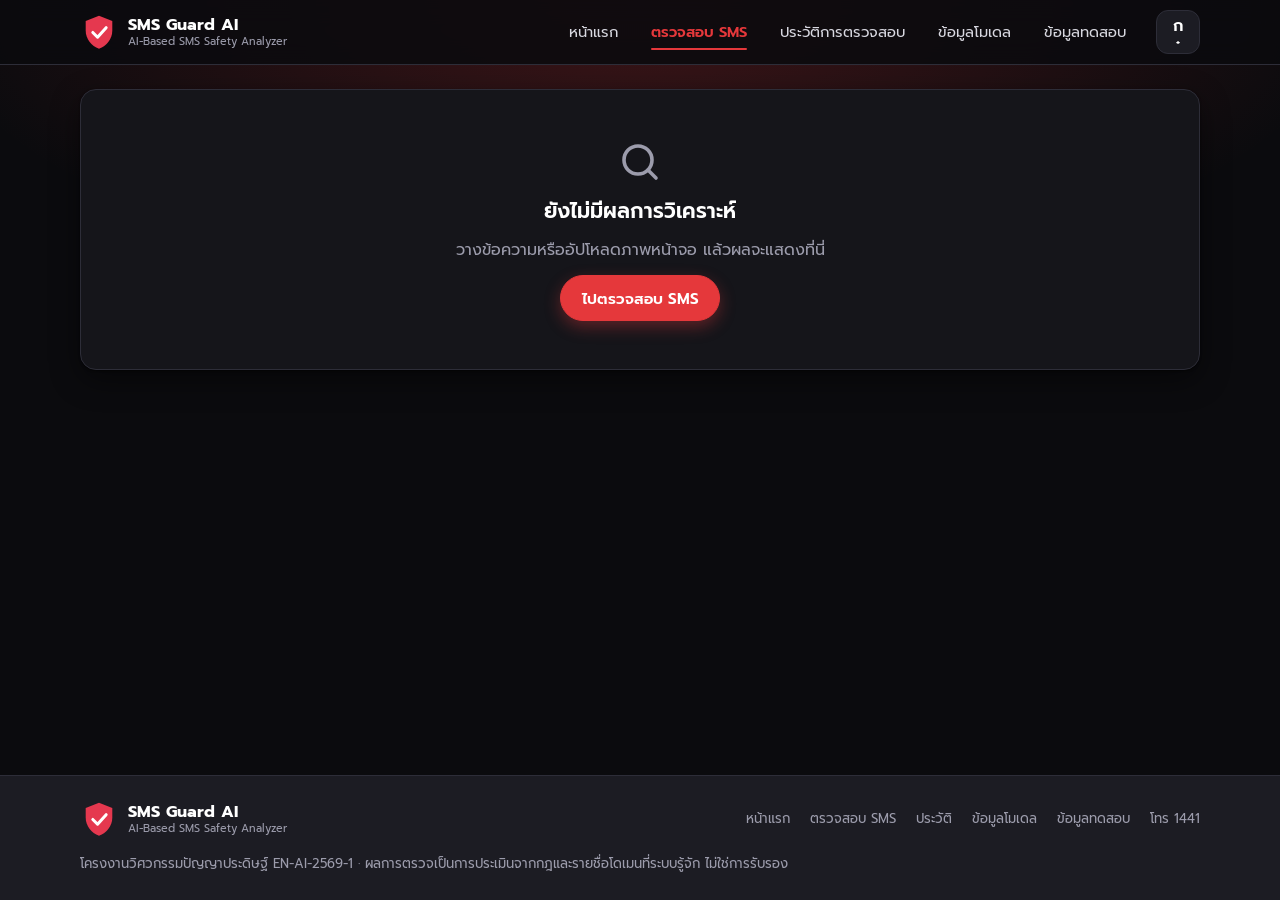
<file: result.html>
<!DOCTYPE html>
<html lang="th">
<head>
  <meta charset="UTF-8">
  <meta name="viewport" content="width=device-width, initial-scale=1.0, viewport-fit=cover">
  <meta name="theme-color" content="#0B0B0E">
  <title>ผลการวิเคราะห์ — SMS Guard AI</title>
  <link rel="preconnect" href="https://fonts.googleapis.com">
  <link rel="preconnect" href="https://fonts.gstatic.com" crossorigin>
  <link href="https://fonts.googleapis.com/css2?family=Prompt:wght@300;400;500;600;700&display=swap" rel="stylesheet">
  <link rel="stylesheet" href="css/app.css">
</head>
<body>
  <main>
    <div class="wrap" id="root" style="padding-top:1.5rem"></div>
  </main>

  <script src="js/shared.js"></script>
  <script>
    SG.mount('result');
    const root = document.getElementById('root');
    const esc = SG.escapeHtml, ic = SG.icon;
    const id = new URLSearchParams(location.search).get('id');
    const rec = id ? SG.history.get(id) : SG.history.all()[0];

    if (!rec) {
      root.innerHTML = `<div class="card empty">${ic('search')}<h1 style="font-size:1.3rem">ยังไม่มีผลการวิเคราะห์</h1><p style="color:var(--muted)">วางข้อความหรืออัปโหลดภาพหน้าจอ แล้วผลจะแสดงที่นี่</p><a class="btn btn-primary" href="check.html">ไปตรวจสอบ SMS</a></div>`;
    } else render(rec);

    // การ์ดผลจากโมเดล ML ที่รันบน Python backend (ไม่มี = เปิดแบบไม่มีเซิร์ฟเวอร์ เช่น GitHub Pages)
    function mlCard(r) {
      if (!r.ml) {
        return `<section class="card" aria-labelledby="hMl"><h2 id="hMl">${ic('cpu')}โมเดล ML (Python)</h2>
          <p class="hint" style="margin:0">ผลนี้ไม่มีข้อมูลจากโมเดล ML เพราะไม่ได้เชื่อมต่อเซิร์ฟเวอร์ Python ระบบใช้เฉพาะระบบกฎ รัน <code>python server.py</code> เพื่อเปิดโมเดล</p></section>`;
      }
      const p = Math.round(r.ml.scam_probability * 100), mlScam = r.ml.scam_probability >= .5, rulesScam = r.percent >= SG.THRESHOLD;
      const note = mlScam === rulesScam
        ? 'ผลของโมเดลสอดคล้องกับระบบกฎ'
        : 'ผลของโมเดลต่างจากระบบกฎ โมเดลนี้ฝึกจากข้อมูลจำนวนน้อย จึงให้ระบบกฎที่อธิบายเหตุผลได้เป็นผลหลัก ใช้โมเดลเป็นความเห็นที่สอง';
      const terms = (r.ml.top_terms || []).length ? `<details style="margin-top:.6rem"><summary class="hint" style="cursor:pointer">รายละเอียดทางเทคนิค: n-gram ที่ส่งผลมากที่สุด</summary><div class="kw" style="margin-top:.4rem">${r.ml.top_terms.map(t => `<span>${esc(t)}</span>`).join('')}</div></details>` : '';
      return `<section class="card" aria-labelledby="hMl">
        <h2 id="hMl">${ic('cpu')}ความเห็นของโมเดล ML <span class="badge ${mlScam ? 'bad' : 'ok'}">${mlScam ? 'ทำนายว่าเป็นมิจฉาชีพ' : 'ทำนายว่าเป็นข้อความปกติ'}</span></h2>
        <div class="wf-row" style="grid-template-columns:7.5rem 1fr 2.8rem"><div class="wf-label">โอกาสเป็นมิจฉาชีพ</div>
          <div class="wf-track"><div class="wf-bar ${mlScam ? 'up' : 'down'}" style="left:0;width:${p}%"></div></div><div class="wf-val">${p}%</div></div>
        <p class="hint">${note}</p>${terms}
        <p class="hint">โมเดล: TF-IDF character n-gram + ตัวจำแนกของ scikit-learn (ดูชนิดที่ใช้งานจริงในหน้าข้อมูลโมเดล) ทำงานที่ Python backend</p>
      </section>`;
    }

    function render(r) {
      const L = SG.normLevel(r);
      const head = {
        danger: { icon: 'shield-alert', title: 'พบว่าเป็น SMS ' + r.category, sub: 'ไม่น่าเชื่อถือ มีความเสี่ยงสูง ควรหลีกเลี่ยง อย่ากดลิงก์' },
        safe:   { icon: 'shield-check', title: 'น่าเชื่อถือ ไม่พบสัญญาณหลอกลวง', sub: 'ข้อความนี้ดูเป็นข้อความทางการหรือการสนทนาปกติ' }
      }[L];
      const advice = {
        danger: `<h3>${ic('shield-alert')}ทำตามนี้ทันที</h3><ol><li><strong>ห้ามกดลิงก์</strong> หรือเปิดเว็บไซต์ที่แนบมา</li><li><strong>ห้ามโอนเงิน</strong> และห้ามให้เลขบัตรประชาชน เลขบัญชี หรือรหัส OTP</li><li>บล็อกเบอร์ผู้ส่งและรายงานเป็นสแปม</li><li>หากเผลอกดหรือโอนไปแล้ว โทร <strong>1441</strong> ทันที</li></ol>`,
        safe: `<h3>${ic('shield-check')}ข้อควรจำ</h3><p>ธนาคารและหน่วยงานรัฐไม่ส่ง SMS ขอรหัสผ่านหรือข้อมูลส่วนตัว หากมีข้อความลักษณะนั้น ให้ถือว่าเป็นมิจฉาชีพไว้ก่อน</p>`
      }[L];

      const kw = (r.keywords || []).length
        ? `<div class="kw ${L === 'safe' ? 'is-safe' : ''}">${r.keywords.map(k => `<span>${esc(k)}</span>`).join('')}</div>`
        : '<span style="color:var(--muted);font-weight:400">ไม่พบคำสำคัญเด่นชัด</span>';

      const c = r.context || {};
      const lk = c.linkAnalysis || {};
      const reasons = (r.reasons || []).length
        ? r.reasons.map(x => `<li class="${x.type}">${esc(x.text)}</li>`).join('')
        : '<li>เป็นข้อความทั่วไป ไม่พบคำล่อลวงหรือลิงก์ต้องสงสัย</li>';

      const link = r.link ? `
        <section class="card" aria-labelledby="hL">
          <h2 id="hL">${ic('search')}ตรวจปลายทางของลิงก์ <span class="badge ${r.link.isOfficial ? 'ok' : 'bad'}">${r.link.isOfficial ? 'ปลายทางเป็นของทางการ' : 'ปลายทางแปลกปลอม เสี่ยงสูง'}</span></h2>
          <p class="url-line"><span>ลิงก์ในข้อความ</span><code>${esc(r.link.raw)}</code></p>
          <p class="url-line"><span>ผู้ถือครอง</span><b>${esc(r.link.owner)}</b></p>
          <p class="url-line"><span>วัตถุประสงค์จริง</span><b>${esc(r.link.purpose)}</b></p>
        </section>` : '';

      root.innerHTML = `
        <div data-level="${L}">
          <section class="verdict" aria-labelledby="vT">
            <div class="verdict-icon">${ic(head.icon)}</div>
            <div><h1 id="vT">${esc(head.title)}</h1><p>${esc(head.sub)}</p></div>
            <div class="gauge" id="gauge"></div>
          </section>

          <div class="result-grid">
            <div class="stack">
              <section class="card" aria-labelledby="hD">
                <h2 id="hD">${ic('chart')}รายละเอียดผลวิเคราะห์</h2>
                <dl class="kv">
                  <div><dt>ประเภทข้อความ</dt><dd><span class="tag">${esc(r.category)}</span></dd></div>
                  <div><dt>${L === 'safe' ? 'สัญญาณที่พบ' : 'คำสำคัญที่พบ'}</dt><dd>${kw}</dd></div>
                  <div><dt>แอป/หน่วยงานที่อ้างถึง</dt><dd>${esc(c.appName || 'ไม่ระบุ')}${c.appCategory ? `<small>หมวดหมู่: ${esc(c.appCategory)}</small>` : ''}</dd></div>
                  <div><dt>ส่งมาเพื่ออะไร</dt><dd>${esc(c.intent || 'ไม่ระบุ')}</dd></div>
                  <div><dt>ลิงก์ตรงกับแอปจริงไหม</dt><dd>${esc(lk.text || 'ไม่พบลิงก์ในข้อความ')}</dd></div>
                  <div><dt>วิธีวิเคราะห์</dt><dd>${r.ml ? 'ระบบกฎ + โมเดล ML (Python backend)' : 'ระบบกฎ (Rule-based) + รายชื่อโดเมนทางการ'}</dd></div>
                </dl>
              </section>

              <section class="card" aria-labelledby="hO">
                <h2 id="hO">${ic('message')}ข้อความต้นฉบับ <button type="button" class="btn btn-sm btn-ghost" id="copyBtn" style="margin-left:auto">${ic('copy')}คัดลอก</button></h2>
                <div class="original" id="orig"></div>
                <div class="legend"><span><i style="background:rgba(255,77,94,.3);box-shadow:inset 0 -2px 0 var(--danger)"></i>สัญญาณหลอกลวง</span><span><i style="background:rgba(61,220,151,.26);box-shadow:inset 0 -2px 0 var(--safe)"></i>สัญญาณของจริง</span></div>
              </section>
            </div>

            <div class="stack">
              <section class="card" aria-labelledby="hW">
                <h2 id="hW">${ic('chart')}คะแนนมาจากไหน</h2>
                <div class="wf" id="wf" role="img" aria-label="กราฟแสดงที่มาของคะแนนความเสี่ยง"></div>
                <div class="wf-axis" aria-hidden="true"><span></span><div><span style="left:0">0</span><span style="left:50%">50</span><span style="left:100%">100</span></div><span></span></div>
                <p class="hint">แท่งแดงเพิ่มความเสี่ยง แท่งเขียวลดความเสี่ยง แท่งลายขาวคือการปรับตามบริบทหรือลิงก์ เส้นที่ 50 คือเกณฑ์ตัดสิน ตั้งแต่ 50 ขึ้นไป = ไม่น่าเชื่อถือ ต่ำกว่า 50 = น่าเชื่อถือ</p>
              </section>

              ${mlCard(r)}

              <section class="card" aria-labelledby="hR">
                <h2 id="hR">${ic('info')}เหตุผลที่ตัดสินแบบนี้</h2>
                <ul class="reasons">${reasons}</ul>
              </section>

              ${link}

              <div class="advice">${advice}</div>
              <div class="actions">
                <a class="btn btn-call" href="tel:1441">${ic('phone')}โทร 1441</a>
                <button type="button" class="btn" id="shareBtn">${ic('share')}แชร์เตือนคนใกล้ตัว</button>
                <a class="btn btn-primary" href="check.html">${ic('plus')}ตรวจข้อความใหม่</a>
              </div>
              <p class="hint">${esc(SG.fmtDate(r.ts))} · ผลนี้ประเมินจากกฎและรายชื่อโดเมนที่ระบบรู้จัก ไม่ใช่การรับรอง</p>
            </div>
          </div>
        </div>`;

      document.getElementById('orig').innerHTML = SG.renderAnnotated(r.text, r.ranges);
      SG.renderGauge(document.getElementById('gauge'), r.percent);
      SG.renderWaterfall(document.getElementById('wf'), r.percent, r.contrib || []);

      document.getElementById('copyBtn').onclick = async () => {
        try { await navigator.clipboard.writeText(r.text); SG.toast('คัดลอกข้อความแล้ว'); } catch (e) { SG.toast('คัดลอกไม่ได้ กรุณาเลือกข้อความแล้วคัดลอกเอง'); }
      };
      document.getElementById('shareBtn').onclick = async () => {
        const data = { title: 'เตือนภัยข้อความมิจฉาชีพ', text: `ตรวจพบข้อความน่าสงสัย: "${r.text.slice(0, 80)}..." (ความเสี่ยง ${r.percent}/100) ตรวจก่อนกดลิงก์ได้ที่:`, url: location.origin + location.pathname.replace('result.html', 'check.html') };
        if (navigator.share) { navigator.share(data).catch(() => {}); return; }
        try { await navigator.clipboard.writeText(data.text + ' ' + data.url); SG.toast('คัดลอกข้อความเตือนภัยแล้ว นำไปวางส่งต่อได้เลย'); } catch (e) { SG.toast('แชร์ไม่ได้บนเบราว์เซอร์นี้'); }
      };
      document.title = head.title + ' — SMS Guard AI';
    }
  </script>
</body>
</html>
</file>
<file: css/app.css>
/* SMS Guard AI — shared styles (mobile-first; breakpoints 640 / 900 / 1100) */
:root {
  color-scheme: dark;
  --bg: #0B0B0E;
  --bg-grad: radial-gradient(ellipse 80% 420px at 50% 0, rgba(229, 56, 59, .24), transparent 70%);
  --card: #15151A;
  --surface: #1C1C23;
  --surface2: #101015;
  --surface-hover: #262630;
  --ink: #FFFFFF;          /* headings */
  --text: #D8D8E0;
  --muted: #9C9CAC;
  --line: #2D2D38;
  --line-soft: #22222B;
  --line-strong: #4C4C5C;
  --brand: #E5383B;
  --brand-dark: #C42A2D;
  --brand-soft: rgba(229, 56, 59, .14);
  --blue: #FF6B6B;
  --blue-soft: rgba(255, 255, 255, .07);
  --danger: #FF4D5E;  --danger-bg: rgba(255, 77, 94, .12);   --danger-line: rgba(255, 77, 94, .42);
  --warn: #FFB020;    --warn-bg: rgba(255, 176, 32, .12);    --warn-line: rgba(255, 176, 32, .42);
  --safe: #3DDC97;    --safe-bg: rgba(61, 220, 151, .12);    --safe-line: rgba(61, 220, 151, .42);
  --level: var(--muted); --level-bg: var(--line-soft); --level-line: var(--line);
  --radius: 16px;
  --shadow: 0 1px 2px rgba(0, 0, 0, .5), 0 10px 30px rgba(0, 0, 0, .45);
  --font: 'Prompt', 'Noto Sans Thai', 'Segoe UI', system-ui, sans-serif;
  --sab: env(safe-area-inset-bottom, 0px);
}
*, *::before, *::after { box-sizing: border-box; }
html { font-size: 100%; -webkit-text-size-adjust: 100%; scroll-behavior: smooth; }
html.elderly { font-size: 121%; }
body { margin: 0; font-family: var(--font); color: var(--text); background: var(--bg-grad) no-repeat, var(--bg); line-height: 1.65; -webkit-font-smoothing: antialiased; min-height: 100vh; display: flex; flex-direction: column; }
main { flex: 1; }
h1, h2, h3, h4 { color: var(--ink); line-height: 1.3; margin: 0; font-weight: 600; }
p { margin: 0; }
a { color: inherit; }
button, input, select, textarea { font: inherit; color: inherit; }
:focus-visible { outline: 3px solid var(--blue); outline-offset: 2px; }
.hidden { display: none !important; }
.sr-only { position: absolute; width: 1px; height: 1px; overflow: hidden; clip: rect(0 0 0 0); white-space: nowrap; }
.wrap { width: min(100% - 2.5rem, 70rem); margin-inline: auto; }
.ic { width: 1.25em; height: 1.25em; flex: none; fill: none; stroke: currentColor; stroke-width: 1.8; stroke-linecap: round; stroke-linejoin: round; }

/* ---------- Buttons ---------- */
.btn { display: inline-flex; align-items: center; justify-content: center; gap: .5rem; min-height: 46px; padding: .55rem 1.3rem; border-radius: 999px; border: 1.5px solid var(--line); background: var(--surface); color: var(--ink); font-weight: 500; font-size: .95rem; text-decoration: none; cursor: pointer; transition: background-color .15s, border-color .15s, transform .1s; }
.btn:hover { border-color: var(--line-strong); background: var(--surface-hover); }
.btn:active { transform: scale(.98); }
.btn-primary { background: var(--brand); border-color: var(--brand); color: #fff; font-weight: 600; box-shadow: 0 6px 16px rgba(229, 56, 59, .35); }
.btn-primary:hover { background: var(--brand-dark); border-color: var(--brand-dark); }
.btn-primary:disabled { opacity: .65; cursor: progress; box-shadow: none; }
.btn-block { width: 100%; min-height: 54px; font-size: 1.05rem; border-radius: 14px; }
.btn-sm { min-height: 38px; padding: .3rem .9rem; font-size: .85rem; }
.btn-ghost { border-color: transparent; background: transparent; color: var(--muted); }

/* ---------- Header ---------- */
.site-header { position: sticky; top: 0; z-index: 50; background: rgba(11, 11, 14, .88); backdrop-filter: blur(12px); -webkit-backdrop-filter: blur(12px); border-bottom: 1px solid var(--line); }
.site-header .wrap { display: flex; align-items: center; gap: 1rem; min-height: 64px; }
.brand { display: flex; align-items: center; gap: .6rem; text-decoration: none; margin-right: auto; }
.brand-mark { width: 38px; height: 38px; flex: none; }
.brand b { display: block; font-size: 1.02rem; color: var(--ink); line-height: 1.15; }
.brand small { display: block; font-size: .68rem; color: var(--muted); font-weight: 400; line-height: 1.2; }
.nav { display: none; gap: .25rem; }
.nav a { position: relative; padding: .5rem .9rem; font-size: .92rem; text-decoration: none; color: var(--text); border-radius: 8px; }
.nav a:hover { background: var(--line-soft); }
.nav a[aria-current="page"] { color: var(--brand); font-weight: 600; }
.nav a[aria-current="page"]::after { content: ''; position: absolute; left: .9rem; right: .9rem; bottom: 2px; height: 2px; border-radius: 2px; background: var(--brand); }
.header-tools { display: flex; align-items: center; gap: .4rem; }
.icon-btn { width: 44px; height: 44px; display: grid; place-items: center; border-radius: 12px; border: 1px solid var(--line); background: var(--surface); cursor: pointer; color: var(--ink); }
.icon-btn[aria-pressed="true"] { background: var(--brand); color: #fff; border-color: var(--brand); }
.icon-btn .ic { width: 1.35em; height: 1.35em; }
.font-btn { font-weight: 600; font-size: 1rem; line-height: 1; }
.font-btn sup { font-size: .62em; line-height: 0; position: relative; top: -.35em; vertical-align: baseline; }
.nav-toggle { display: grid; }
.mobile-nav { border-top: 1px solid var(--line); background: var(--surface); padding: .5rem 1.25rem 1rem; display: grid; gap: .15rem; }
.mobile-nav a { display: flex; align-items: center; gap: .7rem; min-height: 48px; padding: .4rem .5rem; text-decoration: none; border-radius: 10px; color: var(--text); }
.mobile-nav a[aria-current="page"] { background: var(--brand-soft); color: var(--brand); font-weight: 600; }
@media (min-width: 900px) {
  .nav { display: flex; }
  .nav-toggle, .mobile-nav { display: none !important; }
}

/* ---------- Footer ---------- */
.site-footer { margin-top: 3rem; background: var(--surface); border-top: 1px solid var(--line); padding-block: 1.5rem; font-size: .82rem; color: var(--muted); }
.site-footer .wrap { display: grid; gap: .9rem; }
.footer-links { display: flex; flex-wrap: wrap; gap: .4rem 1.25rem; }
.footer-links a { text-decoration: none; }
.footer-links a:hover { color: var(--brand); }
@media (min-width: 900px) { .site-footer .wrap { grid-template-columns: auto 1fr; align-items: center; gap: 1rem 2rem; } .footer-links { justify-content: flex-end; } .site-footer .wrap > p { grid-column: 1 / -1; } }

/* ---------- Home ---------- */
.hero { padding-block: 2.25rem 1.5rem; display: grid; gap: 1.5rem; align-items: center; }
.hero h1 { font-size: clamp(2rem, 6.5vw, 3.1rem); line-height: 1.25; letter-spacing: -.01em; }
.hero h2 { margin-top: .6rem; font-size: clamp(1.05rem, 3vw, 1.5rem); font-weight: 600; color: var(--ink); }
.hero p.lead { margin-top: .9rem; max-width: 32rem; color: var(--muted); }
.hero .actions { margin-top: 1.5rem; display: flex; flex-wrap: wrap; gap: .75rem; }
.hero-art { justify-self: center; width: min(78%, 22rem); }
.hero-art svg { width: 100%; height: auto; display: block; }
@media (min-width: 900px) { .hero { grid-template-columns: 1.1fr .9fr; padding-block: 3.5rem 2.5rem; gap: 2rem; } .hero-art { width: 100%; max-width: 26rem; } }

.features { display: grid; gap: 1rem; grid-template-columns: 1fr; margin-block: 1rem 1.5rem; }
@media (min-width: 720px) { .features { grid-template-columns: repeat(3, 1fr); } }
.feature { display: flex; flex-direction: column; gap: .6rem; padding: 1.25rem; border-radius: var(--radius); background: var(--tint, var(--card)); border: 1px solid rgba(255, 255, 255, .08); text-decoration: none; transition: transform .15s, box-shadow .15s; }
.feature:hover { transform: translateY(-2px); box-shadow: var(--shadow); }
.feature .tile { width: 48px; height: 48px; border-radius: 12px; display: grid; place-items: center; background: var(--surface); color: var(--tone); box-shadow: 0 2px 8px rgba(0, 0, 0, .5); }
.feature .tile .ic { width: 1.6em; height: 1.6em; }
.feature h3 { font-size: 1.02rem; }
.feature p { font-size: .86rem; color: var(--muted); line-height: 1.55; }
.f-blue { --tint: #1B1B22; --tone: #FF6B6B; } .f-sky { --tint: #1B1B22; --tone: #FF9F68; } .f-rose { --tint: #1B1B22; --tone: #E5383B; } .f-mint { --tint: #1B1B22; --tone: #3DDC97; }

.banner { display: flex; align-items: center; gap: 1rem; padding: 1.1rem 1.4rem; border-radius: var(--radius); background: var(--brand-soft); border: 1px solid rgba(229, 56, 59, .4); }
.banner .ic { width: 2.4rem; height: 2.4rem; color: var(--brand); }
.banner strong { display: block; color: var(--ink); font-size: 1.02rem; }
.banner span { font-size: .88rem; color: var(--muted); }

.hotline { margin-top: 1.5rem; padding: 1.2rem 1.4rem; border-radius: var(--radius); background: linear-gradient(135deg, #7A0E16, #2A0509); border: 1px solid rgba(229, 56, 59, .45); color: #fff; display: flex; flex-wrap: wrap; gap: 1rem; align-items: center; justify-content: space-between; }
.hotline strong { display: block; font-weight: 500; font-size: 1.05rem; line-height: 1.45; }
.hotline span { font-size: .86rem; color: #F3C4C7; }

/* ---------- Page heading ---------- */
.page-head { display: flex; align-items: center; gap: 1rem; padding-block: 1.75rem 1.25rem; }
.page-head .tile { width: 52px; height: 52px; border-radius: 14px; background: var(--surface); display: grid; place-items: center; color: var(--brand); box-shadow: var(--shadow); flex: none; border: 1px solid var(--line); }
.page-head .tile .ic { width: 1.7em; height: 1.7em; }
.page-head h1 { font-size: clamp(1.4rem, 4vw, 1.9rem); }
.page-head p { color: var(--muted); font-size: .92rem; }
.card { background: var(--card); border: 1px solid var(--line); border-radius: var(--radius); box-shadow: var(--shadow); padding: 1.25rem; }
.card h2, .card h3.t { font-size: 1.02rem; display: flex; align-items: center; gap: .5rem; margin-bottom: .85rem; }
.card h2 .ic { color: var(--brand); }

/* ---------- Check page ---------- */
.field-wrap { position: relative; }
textarea.msg { width: 100%; min-height: 12rem; padding: .9rem 1rem 2rem; border: 1.5px solid var(--line); border-radius: 12px; background: var(--surface); resize: vertical; line-height: 1.7; font-size: 1rem; }
textarea.msg:focus { border-color: var(--blue); outline: 3px solid rgba(255, 107, 107, .28); outline-offset: 0; }
.counter { position: absolute; right: .9rem; bottom: .55rem; font-size: .75rem; color: var(--muted); pointer-events: none; }
.msg-tools { display: flex; gap: .4rem; justify-content: flex-end; margin-bottom: .5rem; flex-wrap: wrap; }
.examples h3 { font-size: .82rem; color: var(--muted); font-weight: 500; margin: 1rem 0 .4rem; }
.chips { display: flex; flex-wrap: wrap; gap: .4rem; }
.chip { min-height: 38px; padding: .25rem .85rem; border-radius: 999px; border: 1px solid var(--line); background: var(--surface); font-size: .84rem; cursor: pointer; transition: border-color .15s, background-color .15s; }
.chip:hover { background: var(--line-soft); border-color: var(--line-strong); }
.chip.scam { border-left: 4px solid var(--danger); } .chip.real { border-left: 4px solid var(--safe); }
.go-row { margin-top: 1.25rem; }
.narrow { width: min(100% - 2.5rem, 52rem); }

/* ---------- Result page ---------- */
.verdict { display: grid; grid-template-columns: auto 1fr; gap: 1rem 1.25rem; align-items: center; padding: 1.25rem; border-radius: var(--radius); background: var(--level-bg); border: 1.5px solid var(--level-line); }
.verdict-icon { width: 64px; height: 64px; border-radius: 16px; display: grid; place-items: center; background: var(--level); color: #0B0B0E; }
.verdict-icon .ic { width: 2rem; height: 2rem; }
.verdict h1 { font-size: clamp(1.25rem, 4vw, 1.75rem); color: var(--level); }
.verdict p { color: var(--text); margin-top: .15rem; font-size: .95rem; }
.gauge { grid-column: 1 / -1; justify-self: center; text-align: center; }
.gauge svg { width: 132px; height: 132px; display: block; margin: 0 auto; }
.gauge .num { font-family: var(--font); font-weight: 600; font-size: 34px; fill: var(--level); }
.gauge .den { font-size: 12px; fill: var(--muted); }
.gauge .arc { transition: stroke-dashoffset 1s cubic-bezier(.2, .7, .2, 1); }
.gauge small { display: block; font-size: .78rem; color: var(--muted); margin-top: .1rem; }
@media (min-width: 640px) { .verdict { grid-template-columns: auto 1fr auto; } .gauge { grid-column: auto; } }
[data-level="danger"] { --level: var(--danger); --level-bg: var(--danger-bg); --level-line: var(--danger-line); }
[data-level="warn"] { --level: var(--warn); --level-bg: var(--warn-bg); --level-line: var(--warn-line); }
[data-level="safe"] { --level: var(--safe); --level-bg: var(--safe-bg); --level-line: var(--safe-line); }

.result-grid { display: grid; gap: 1rem; margin-top: 1rem; }
@media (min-width: 900px) { .result-grid { grid-template-columns: 1.15fr 1fr; align-items: start; gap: 1.25rem; } }
.stack { display: grid; gap: 1rem; }
.kv { display: grid; gap: 0; margin: 0; }
.kv > div { display: grid; grid-template-columns: 8.5rem 1fr; gap: .75rem; padding: .7rem 0; border-top: 1px solid var(--line-soft); }
.kv > div:first-child { border-top: 0; padding-top: 0; }
.kv dt { color: var(--muted); font-size: .86rem; }
.kv dd { margin: 0; font-size: .92rem; font-weight: 500; overflow-wrap: anywhere; }
.kv dd small { display: block; color: var(--muted); font-weight: 400; font-size: .8rem; }
@media (max-width: 480px) { .kv > div { grid-template-columns: 1fr; gap: .15rem; } }
.tag { display: inline-flex; align-items: center; gap: .3rem; padding: .1rem .7rem; border-radius: 999px; background: var(--level-bg); color: var(--level); font-size: .82rem; font-weight: 600; border: 1px solid var(--level-line); }
.kw { display: flex; flex-wrap: wrap; gap: .35rem; }
.kw span { padding: .05rem .65rem; border-radius: 999px; font-size: .82rem; background: var(--danger-bg); color: var(--danger); border: 1px solid var(--danger-line); }
.kw.is-safe span { background: var(--safe-bg); color: var(--safe); border-color: var(--safe-line); }
.original { position: relative; padding: 1rem; border-radius: 12px; background: var(--surface2); border: 1px solid var(--line); white-space: pre-wrap; overflow-wrap: anywhere; line-height: 1.9; }
.original mark { padding: .05em .2em; border-radius: .25em; color: var(--ink); }
.original mark.m-danger { background: rgba(255, 77, 94, .30); box-shadow: inset 0 -2px 0 var(--danger); }
.original mark.m-safe { background: rgba(61, 220, 151, .26); box-shadow: inset 0 -2px 0 var(--safe); }
.legend { display: flex; gap: 1rem; margin-top: .5rem; font-size: .78rem; color: var(--muted); flex-wrap: wrap; }
.legend i { display: inline-block; width: .8rem; height: .8rem; border-radius: .2rem; margin-right: .3rem; vertical-align: -.1em; }
.advice { padding: 1rem 1.1rem; border-radius: 12px; background: var(--level-bg); border: 1px solid var(--level-line); font-size: .92rem; }
.advice h3 { color: var(--level); font-size: 1rem; display: flex; align-items: center; gap: .5rem; margin-bottom: .4rem; }
.advice ol { margin: 0; padding-left: 1.25rem; display: grid; gap: .2rem; }
.reasons { list-style: none; margin: 0; padding: 0; display: grid; gap: .5rem; }
.reasons li { padding: .6rem .8rem; border-radius: 10px; background: var(--surface); border: 1px solid var(--line); border-left: 5px solid var(--line); font-size: .88rem; }
.reasons li.danger { border-left-color: var(--danger); } .reasons li.safe { border-left-color: var(--safe); }
.actions { display: flex; flex-wrap: wrap; gap: .6rem; }
.actions .btn { flex: 1 1 11rem; }
.btn-call { background: #D7263D; border-color: #D7263D; color: #fff; font-weight: 600; }
.btn-call:hover { background: #A71B2E; border-color: #A71B2E; }

/* waterfall */
.wf { display: grid; gap: .4rem; }
.wf-row { display: grid; grid-template-columns: minmax(6rem, 9.5rem) 1fr 2.8rem; align-items: center; gap: .6rem; font-size: .84rem; }
.wf-label { line-height: 1.3; overflow-wrap: anywhere; }
.wf-track { position: relative; height: 1.15rem; border-radius: .3rem; background-color: var(--line-soft);
  background-image: linear-gradient(to right, transparent calc(50% - .5px), rgba(255,255,255,.24) calc(50% - .5px), rgba(255,255,255,.24) calc(50% + .5px), transparent calc(50% + .5px)); }
.wf-bar { position: absolute; top: 0; bottom: 0; width: 0; min-width: 3px; border-radius: .25rem; transition: width .8s cubic-bezier(.2, .7, .2, 1); }
.wf-bar.base { background: #6E6E80; } .wf-bar.up { background: var(--danger); } .wf-bar.down { background: var(--safe); }
.wf-bar.adj { background: repeating-linear-gradient(135deg, #E8E8EE 0 4px, #8A8A98 4px 8px); } .wf-bar.total { background: var(--level); }
.wf-val { text-align: right; font-variant-numeric: tabular-nums; font-weight: 600; }
.wf-row.total { margin-top: .3rem; padding-top: .55rem; border-top: 1px solid var(--line); font-weight: 600; }
.wf-row.total .wf-track { height: 1.45rem; }
.wf-axis { display: grid; grid-template-columns: minmax(6rem, 9.5rem) 1fr 2.8rem; gap: .6rem; font-size: .72rem; color: var(--muted); }
.wf-axis div { position: relative; height: 1rem; }
.wf-axis span { position: absolute; transform: translateX(-50%); }
.wf-axis span:first-child { transform: none; } .wf-axis span:last-child { transform: translateX(-100%); }
.hint { margin-top: .7rem; font-size: .78rem; color: var(--muted); }
.badge { display: inline-block; font-size: .75rem; font-weight: 600; padding: .1rem .6rem; border-radius: 999px; background: var(--line-soft); }
.badge.ok { background: var(--safe-bg); color: var(--safe); } .badge.bad { background: var(--danger-bg); color: var(--danger); } .badge.mid { background: var(--warn-bg); color: var(--warn); }
.url-line { margin: .3rem 0; font-size: .86rem; } .url-line span { color: var(--muted); margin-right: .4rem; }
.url-line code { font-family: ui-monospace, 'Cascadia Mono', monospace; font-weight: 600; overflow-wrap: anywhere; }
.empty { text-align: center; padding: 3rem 1rem; display: grid; gap: .75rem; justify-items: center; }
.empty .ic { width: 3rem; height: 3rem; color: var(--muted); }

/* ---------- History ---------- */
.filters { display: grid; gap: .6rem; margin-bottom: 1rem; }
@media (min-width: 720px) { .filters { grid-template-columns: 11rem 11rem 1fr auto; } }
.input { width: 100%; min-height: 46px; padding: .4rem .9rem; border: 1.5px solid var(--line); border-radius: 12px; background: var(--surface); }
.search { position: relative; } .search .ic { position: absolute; left: .8rem; top: 50%; transform: translateY(-50%); color: var(--muted); } .search .input { padding-left: 2.5rem; }
.table-wrap { background: var(--surface); border: 1px solid var(--line); border-radius: var(--radius); box-shadow: var(--shadow); overflow: hidden; }
table.hist { width: 100%; border-collapse: collapse; font-size: .9rem; }
table.hist th { text-align: left; padding: .8rem 1rem; font-weight: 600; font-size: .8rem; color: var(--muted); background: var(--surface2); border-bottom: 1px solid var(--line); }
table.hist td { padding: .85rem 1rem; border-bottom: 1px solid var(--line-soft); vertical-align: middle; }
table.hist tr.row { cursor: pointer; } table.hist tr.row:hover td { background: var(--surface2); }
table.hist tr:last-child td { border-bottom: 0; }
.cell-text { max-width: 22rem; overflow: hidden; text-overflow: ellipsis; white-space: nowrap; }
.dot { display: inline-block; width: .6rem; height: .6rem; border-radius: 50%; background: var(--level); margin-right: .4rem; }
.pct { font-weight: 600; color: var(--level); font-variant-numeric: tabular-nums; }
.pill { display: inline-flex; padding: .1rem .7rem; border-radius: 999px; font-size: .78rem; font-weight: 600; background: var(--level-bg); color: var(--level); border: 1px solid var(--level-line); white-space: nowrap; }
@media (max-width: 719px) {
  table.hist thead { display: none; }
  table.hist, table.hist tbody { display: block; }
  table.hist tr.row { display: grid; grid-template-columns: 1fr auto; gap: .2rem .75rem; padding: .85rem 1rem; border-bottom: 1px solid var(--line-soft); }
  table.hist td { display: block; padding: 0; border: 0; }
  table.hist td.c-time { grid-column: 1 / -1; font-size: .78rem; color: var(--muted); }
  table.hist td.c-text { grid-column: 1; } table.hist td.c-text .cell-text { max-width: none; white-space: normal; display: -webkit-box; -webkit-line-clamp: 2; -webkit-box-orient: vertical; }
  table.hist td.c-pct { grid-column: 2; grid-row: 2; text-align: right; }
  table.hist td.c-cat { grid-column: 1; font-size: .82rem; color: var(--muted); }
  table.hist td.c-res { grid-column: 2; text-align: right; } table.hist td.c-go { display: none; }
}
.pager { display: flex; justify-content: center; align-items: center; gap: .35rem; padding: 1rem; flex-wrap: wrap; }
.pager button { min-width: 40px; min-height: 40px; border-radius: 10px; border: 1px solid var(--line); background: var(--surface); cursor: pointer; }
.pager button[aria-current="page"] { background: var(--brand); border-color: var(--brand); color: #fff; }
.pager button:disabled { opacity: .4; cursor: default; }
.count-note { font-size: .82rem; color: var(--muted); margin-bottom: .6rem; }

/* ---------- Model page ---------- */
.kpis { display: grid; gap: .8rem; grid-template-columns: repeat(2, 1fr); }
@media (min-width: 900px) { .kpis { grid-template-columns: repeat(4, 1fr); } }
.kpi { padding: 1rem 1.1rem; border-radius: var(--radius); border: 1px solid var(--line); background: var(--tint); display: grid; gap: .15rem; }
.kpi .top { display: flex; align-items: center; gap: .5rem; font-size: .82rem; color: var(--muted); }
.kpi .top .ic { color: var(--tone); }
.kpi b { font-size: clamp(1.5rem, 4vw, 2rem); color: var(--ink); font-weight: 600; line-height: 1.2; }
.kpi small { font-size: .74rem; color: var(--muted); }
.model-grid { display: grid; gap: 1rem; margin-top: 1rem; }
@media (min-width: 900px) { .model-grid { grid-template-columns: 1.6fr 1fr; } }
.scroll-x { overflow-x: auto; }
.model-grid > *, .result-grid > * { min-width: 0; }
table.models { width: 100%; border-collapse: collapse; min-width: 30rem; font-size: .9rem; }
table.models th, table.models td { padding: .7rem .8rem; text-align: right; border-bottom: 1px solid var(--line-soft); font-variant-numeric: tabular-nums; }
table.models th:first-child, table.models td:first-child { text-align: left; }
table.models th { font-size: .78rem; color: var(--muted); font-weight: 600; background: var(--surface2); }
table.models tbody tr:last-child td { border-bottom: 0; }
.donut-wrap { display: grid; gap: 1rem; justify-items: center; }
.donut { width: 11rem; height: 11rem; border-radius: 50%; display: grid; place-items: center; background: conic-gradient(var(--brand) 0 var(--a, 50%), #9C9CAC var(--a, 50%) 100%); }
.donut > div { width: 62%; height: 62%; border-radius: 50%; background: var(--surface); display: grid; place-items: center; text-align: center; line-height: 1.2; }
.donut b { font-size: 1.6rem; color: var(--ink); } .donut small { display: block; font-size: .72rem; color: var(--muted); }
.donut-legend { display: grid; gap: .35rem; font-size: .88rem; width: 100%; }
.donut-legend div { display: flex; align-items: center; gap: .5rem; } .donut-legend i { width: .8rem; height: .8rem; border-radius: 50%; }
.notes { display: grid; gap: .6rem; font-size: .88rem; }
.note { display: flex; gap: .7rem; padding: .8rem 1rem; border-radius: 12px; background: var(--warn-bg); border: 1px solid var(--warn-line); }
.note.info { background: var(--blue-soft); border-color: var(--line-strong); }
.note .ic { margin-top: .2rem; color: var(--warn); } .note.info .ic { color: var(--blue); }
.note b { color: var(--ink); font-weight: 600; }
details.gallery { margin-top: 1rem; }
details.gallery summary { cursor: pointer; font-weight: 500; min-height: 44px; display: flex; align-items: center; }
details.gallery .imgs { display: grid; gap: 1rem; padding-top: .5rem; }
@media (min-width: 720px) { details.gallery .imgs { grid-template-columns: 1fr 1fr; } }
details.gallery img { width: 100%; height: auto; border-radius: 10px; border: 1px solid var(--line); }
.section-gap { margin-top: 1rem; }

/* toast */
.toast { position: fixed; left: 50%; bottom: calc(1.25rem + var(--sab)); transform: translateX(-50%); z-index: 100; max-width: min(92vw, 28rem); padding: .7rem 1.1rem; border-radius: 12px; background: var(--surface-hover); border: 1px solid var(--line-strong); color: #fff; font-size: .9rem; box-shadow: var(--shadow); }

@media (prefers-reduced-motion: reduce) { *, *::before, *::after { transition: none !important; animation: none !important; scroll-behavior: auto !important; } }
@media print { .site-header, .site-footer, .actions, .toast { display: none !important; } body { background: var(--surface); } }
</file>
